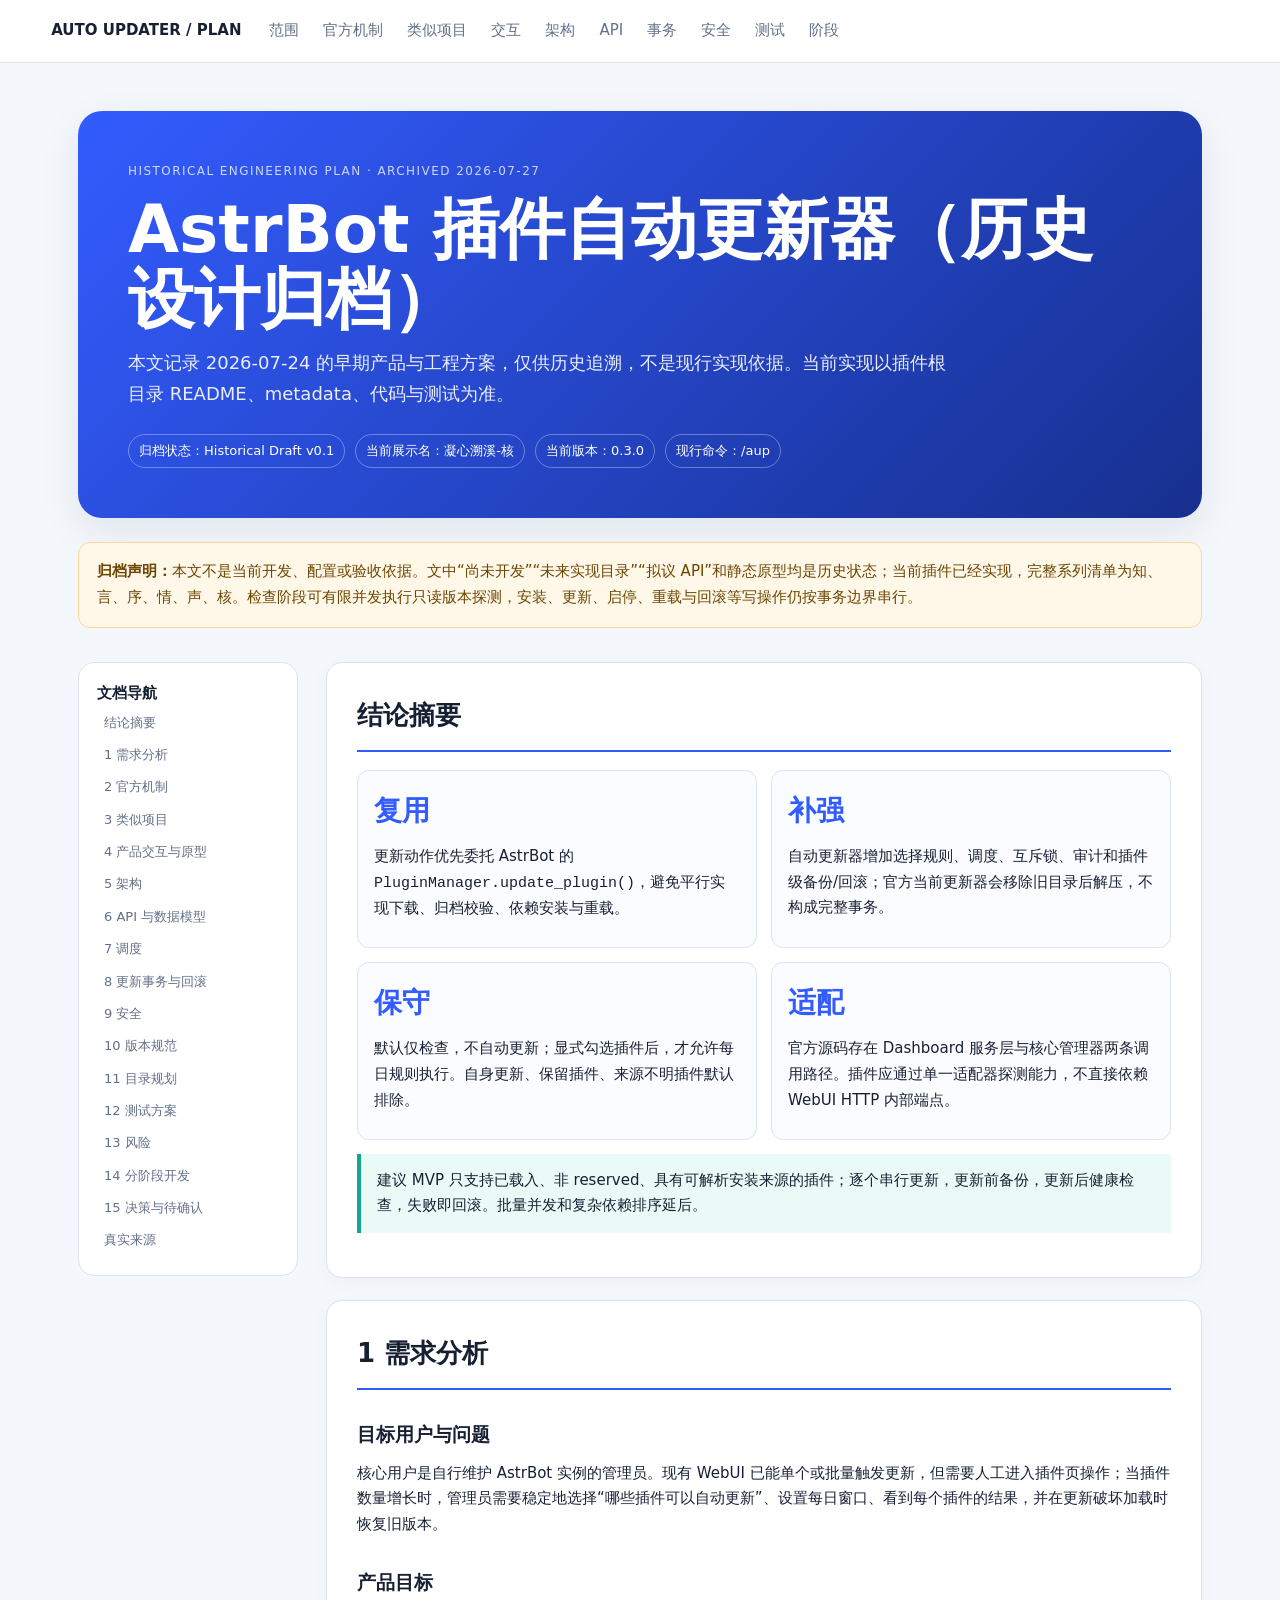
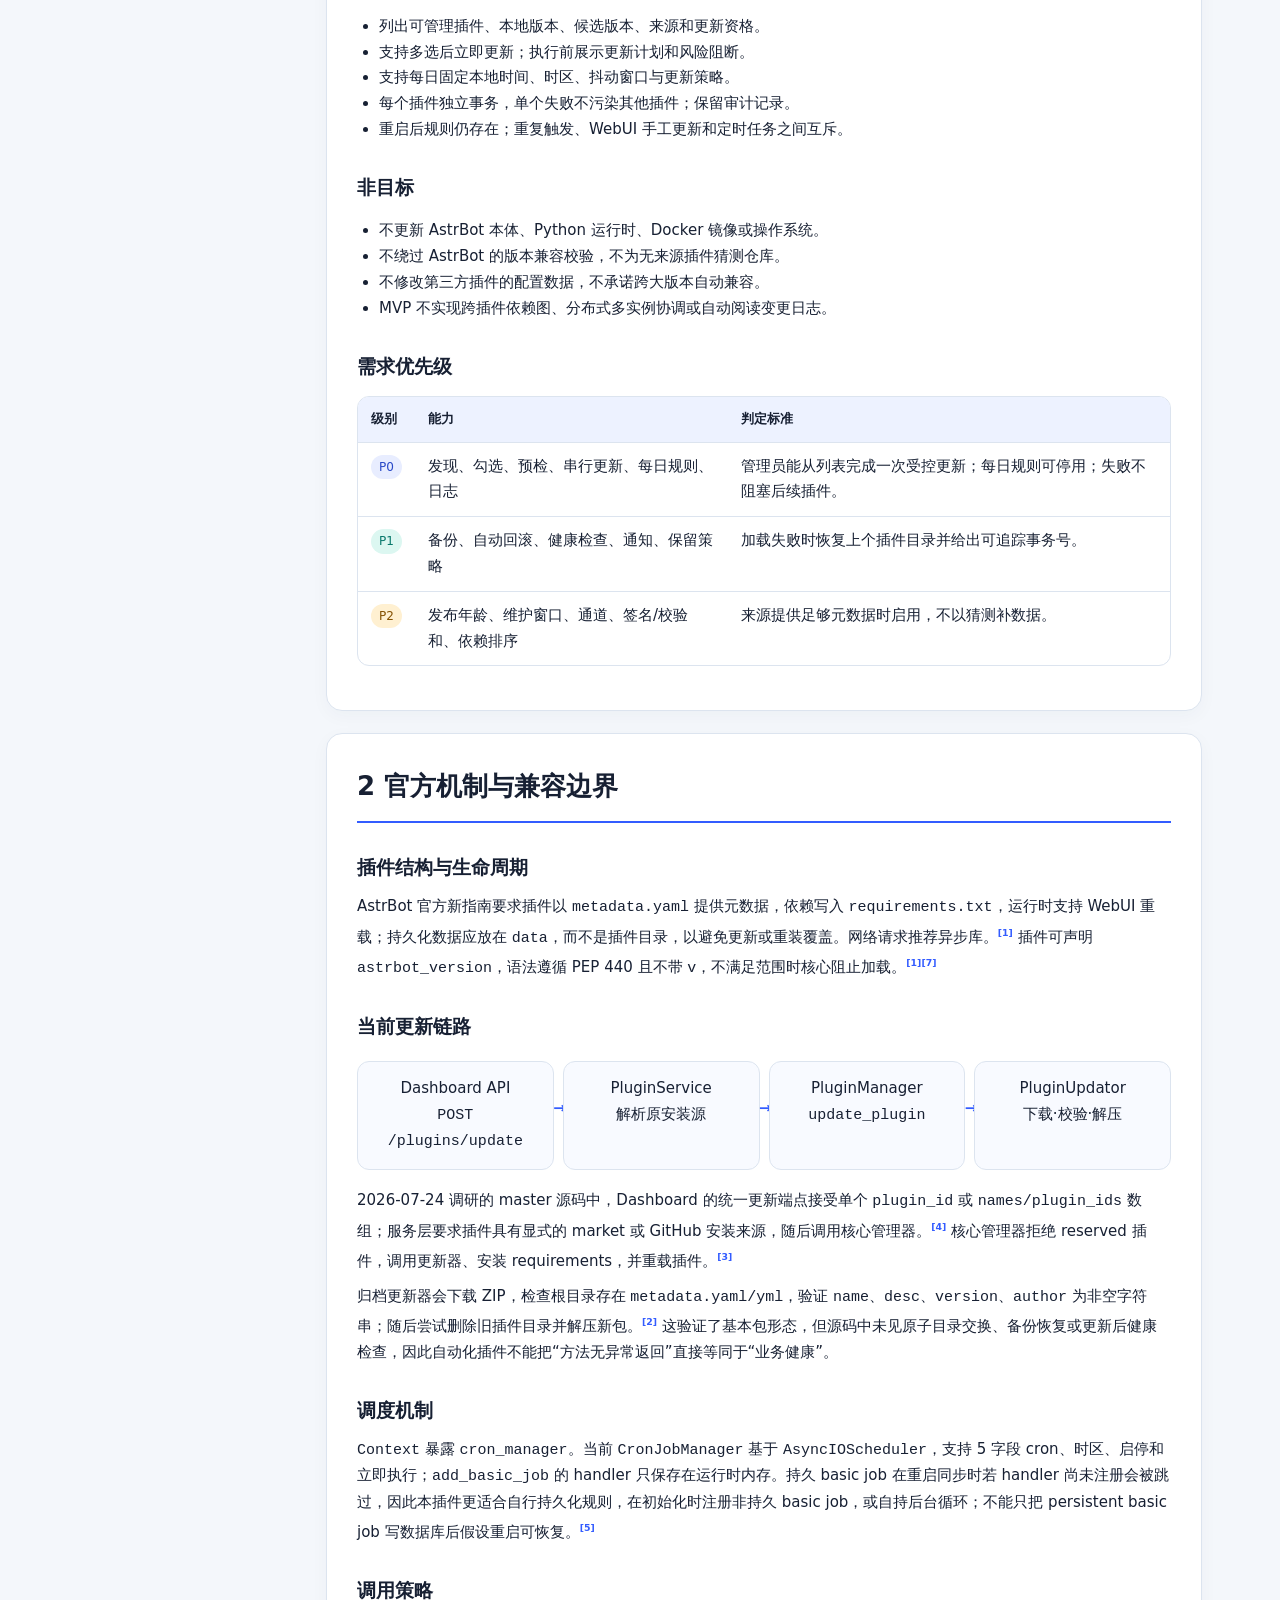
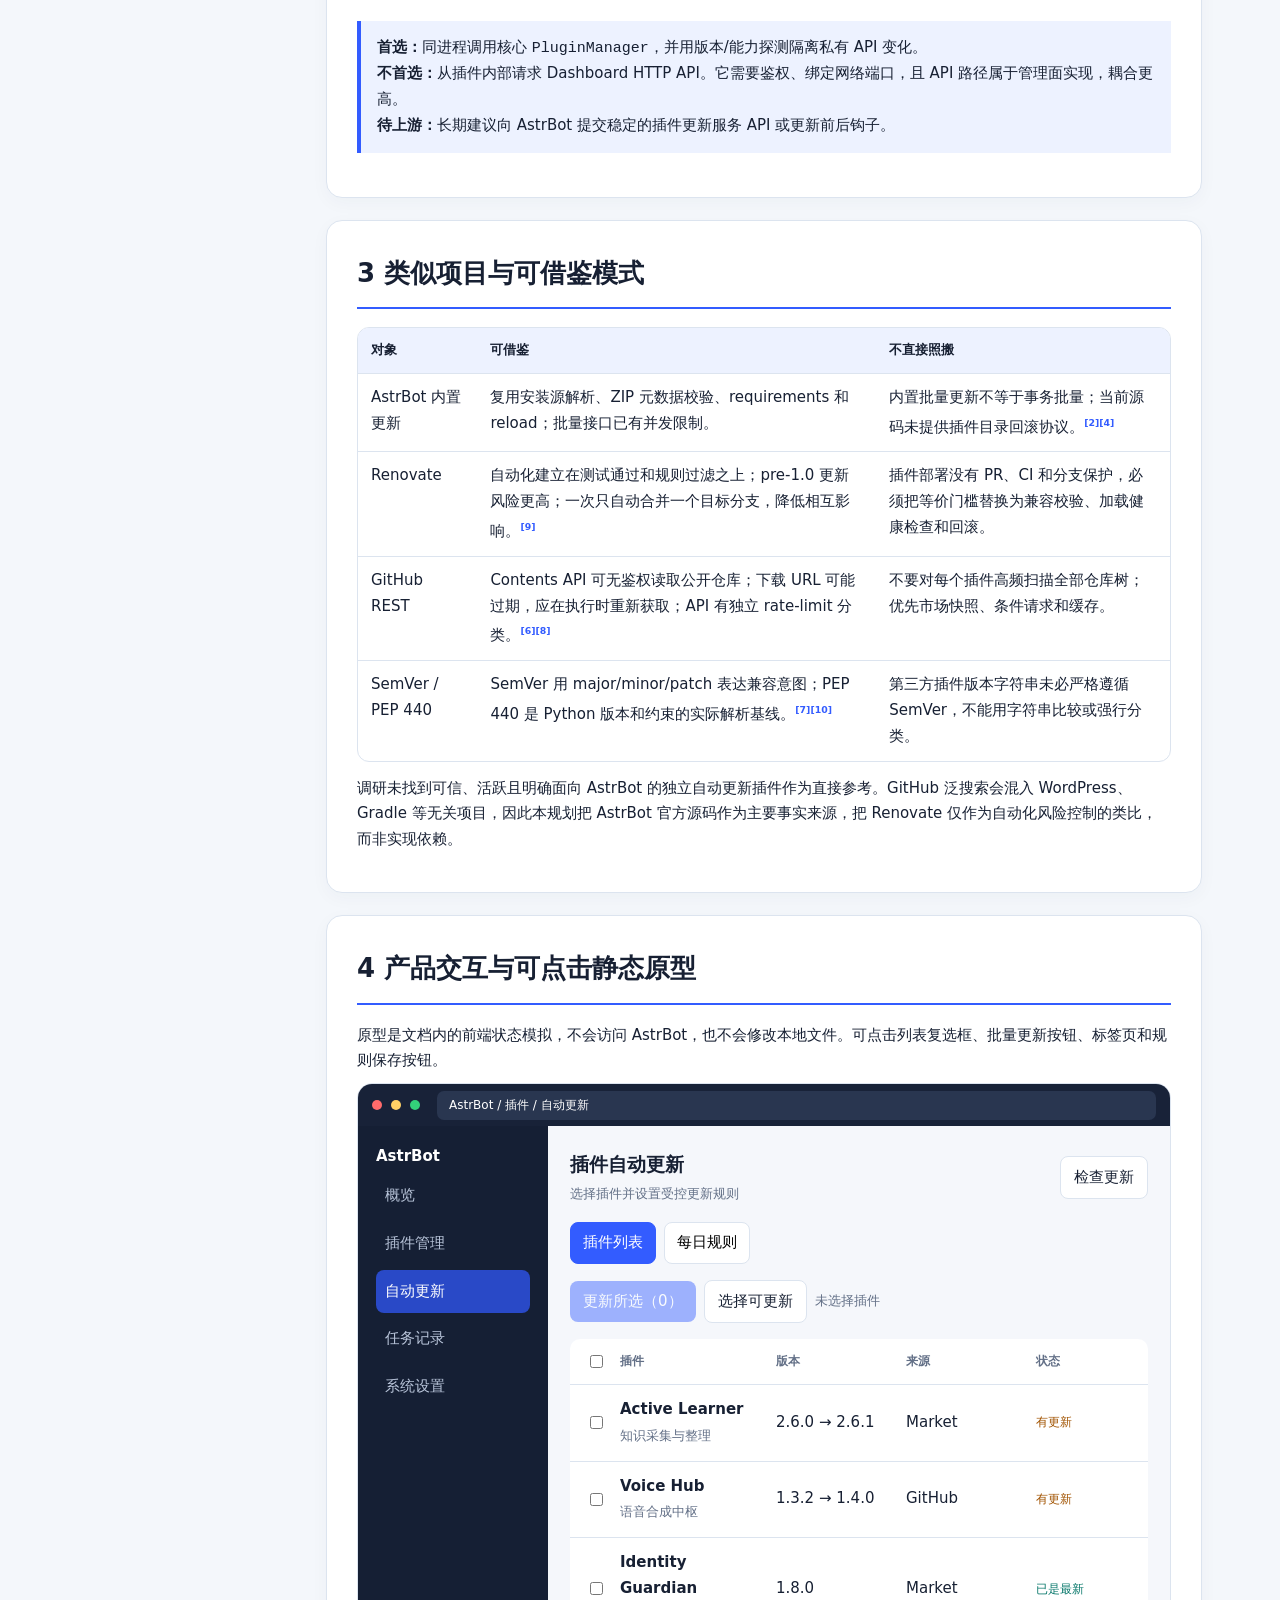
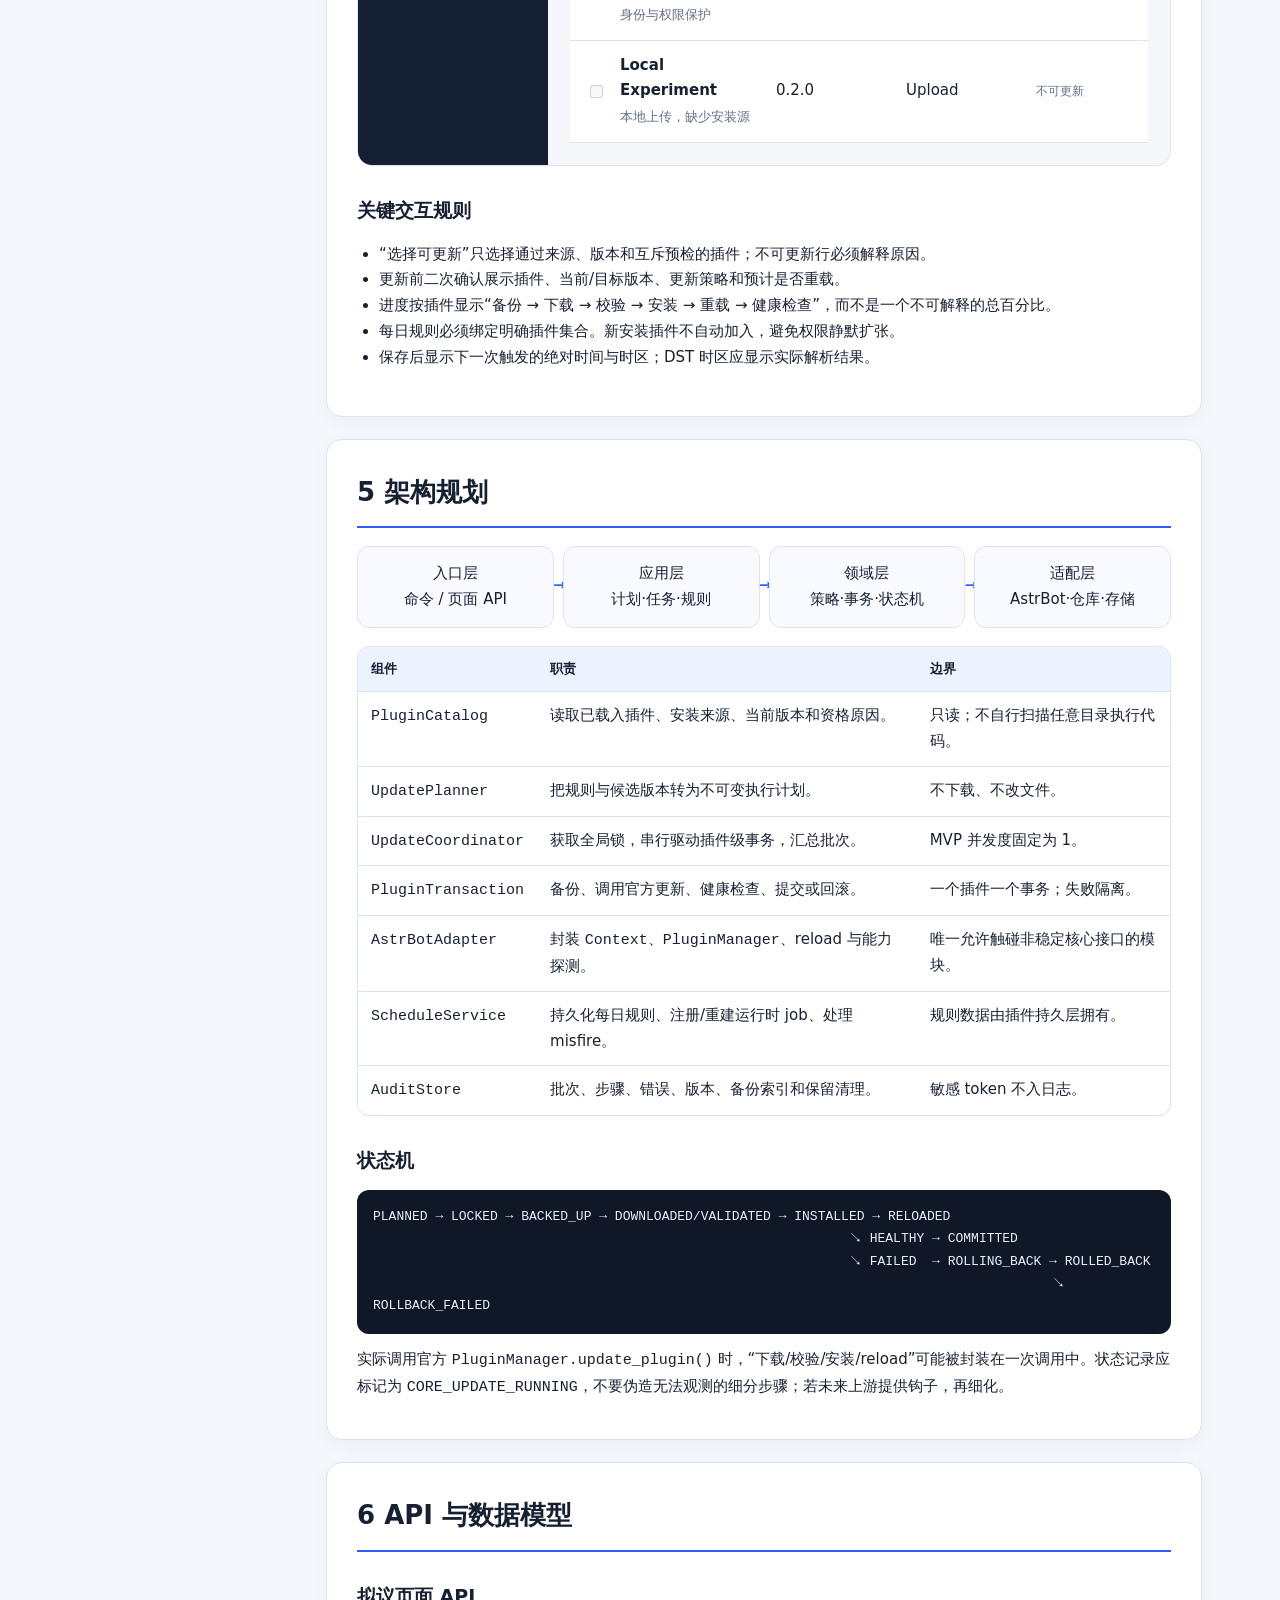
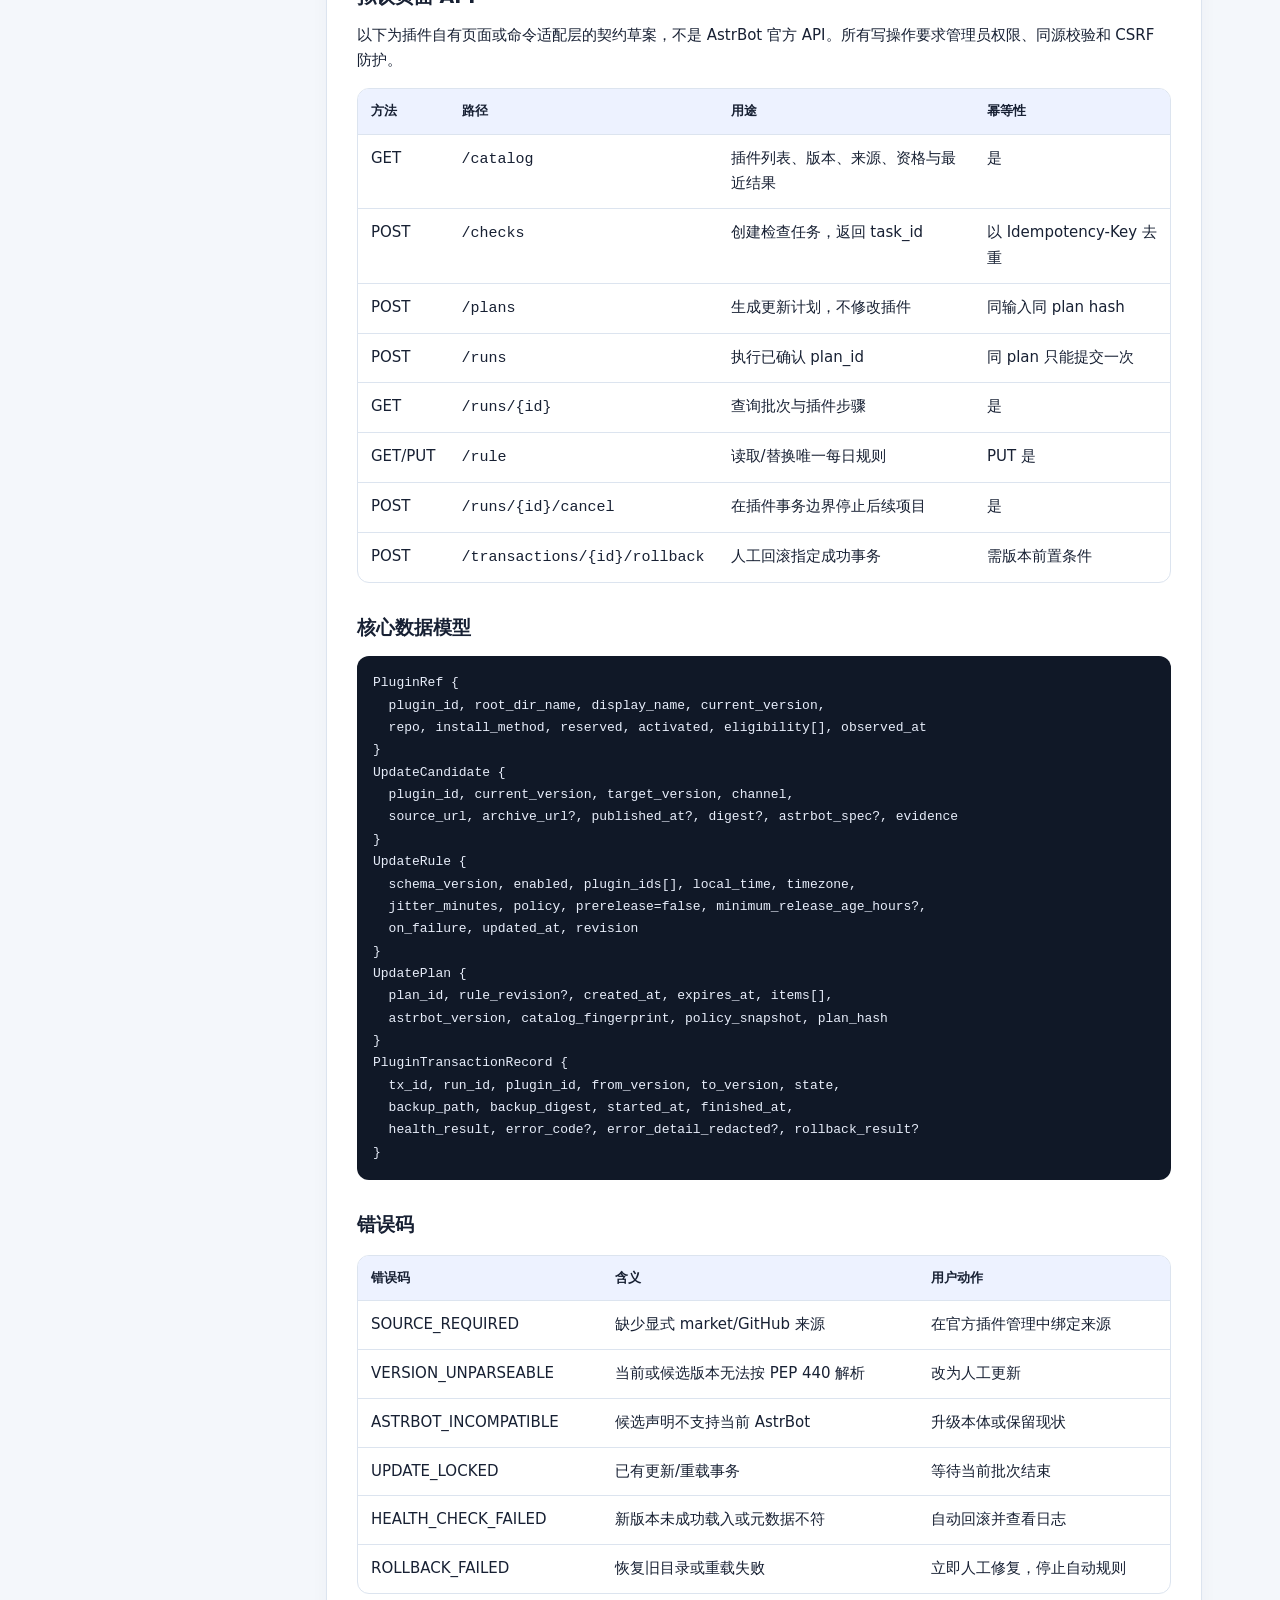
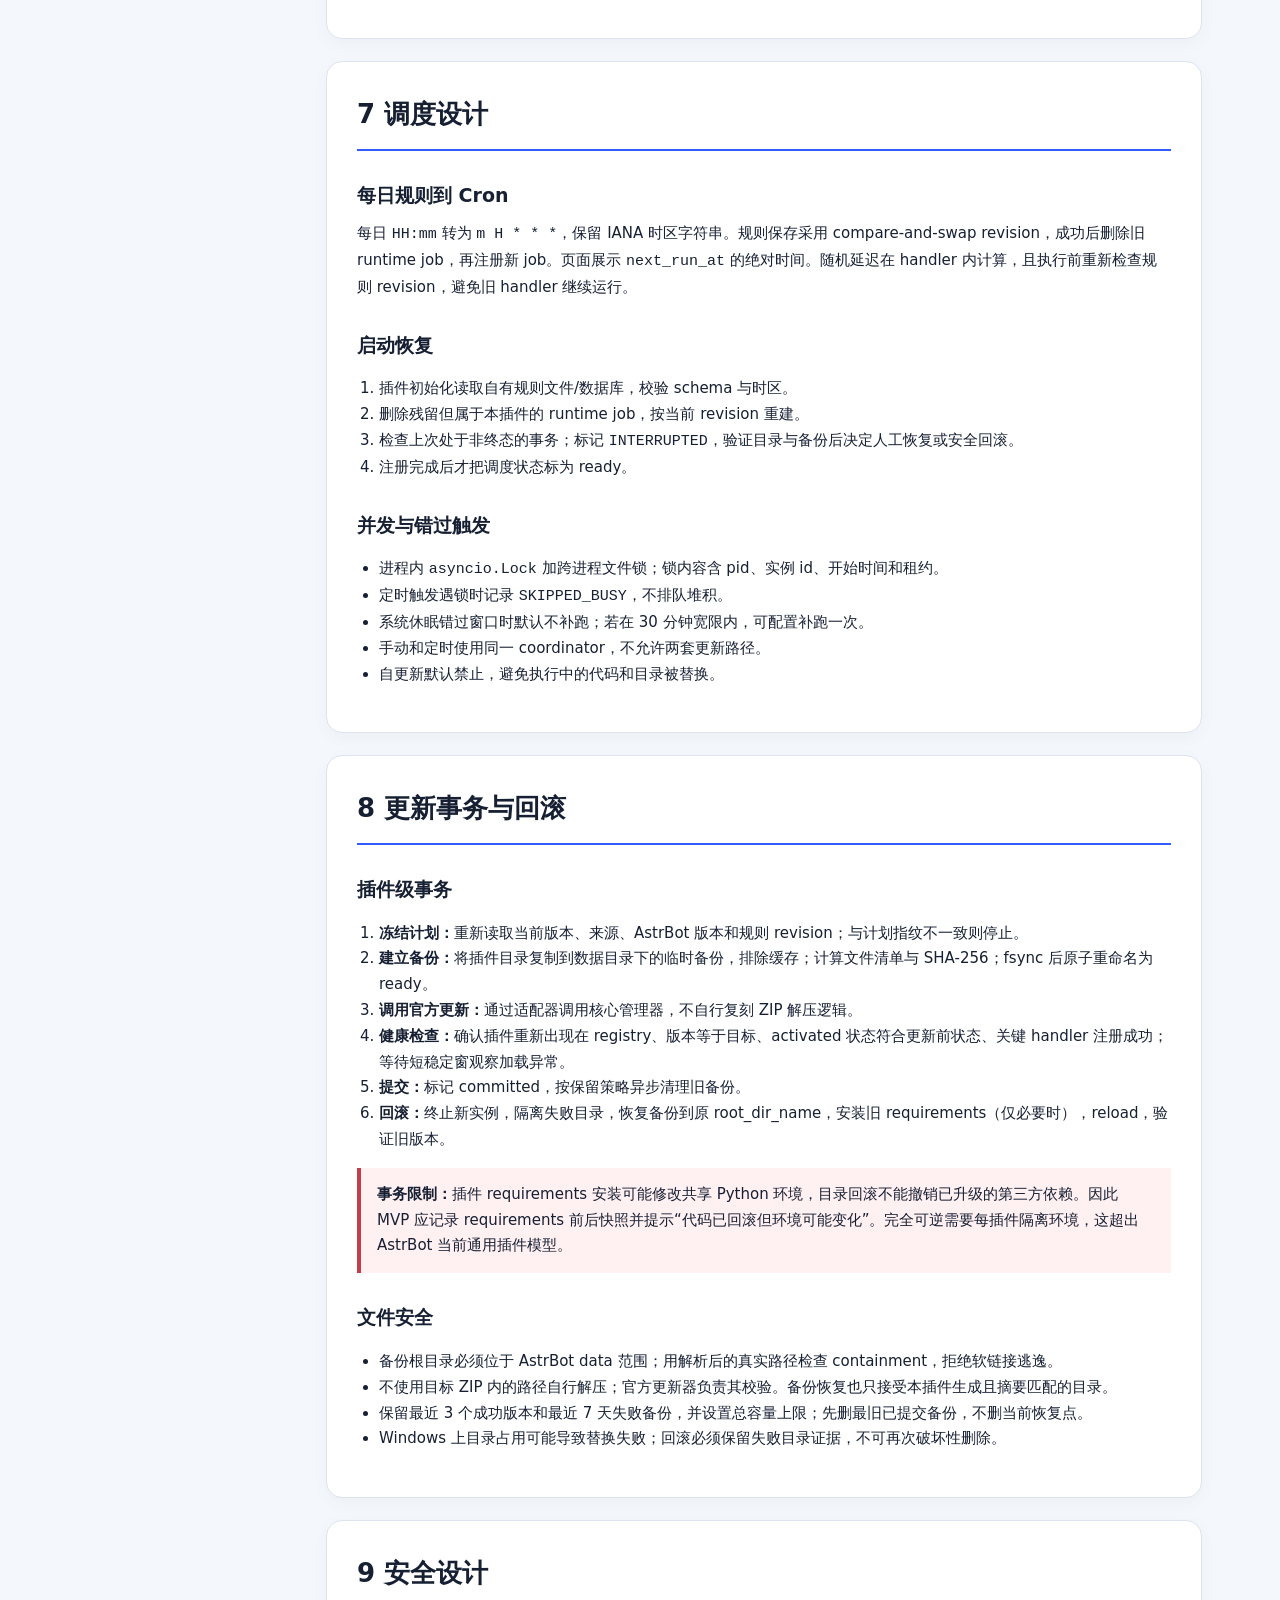
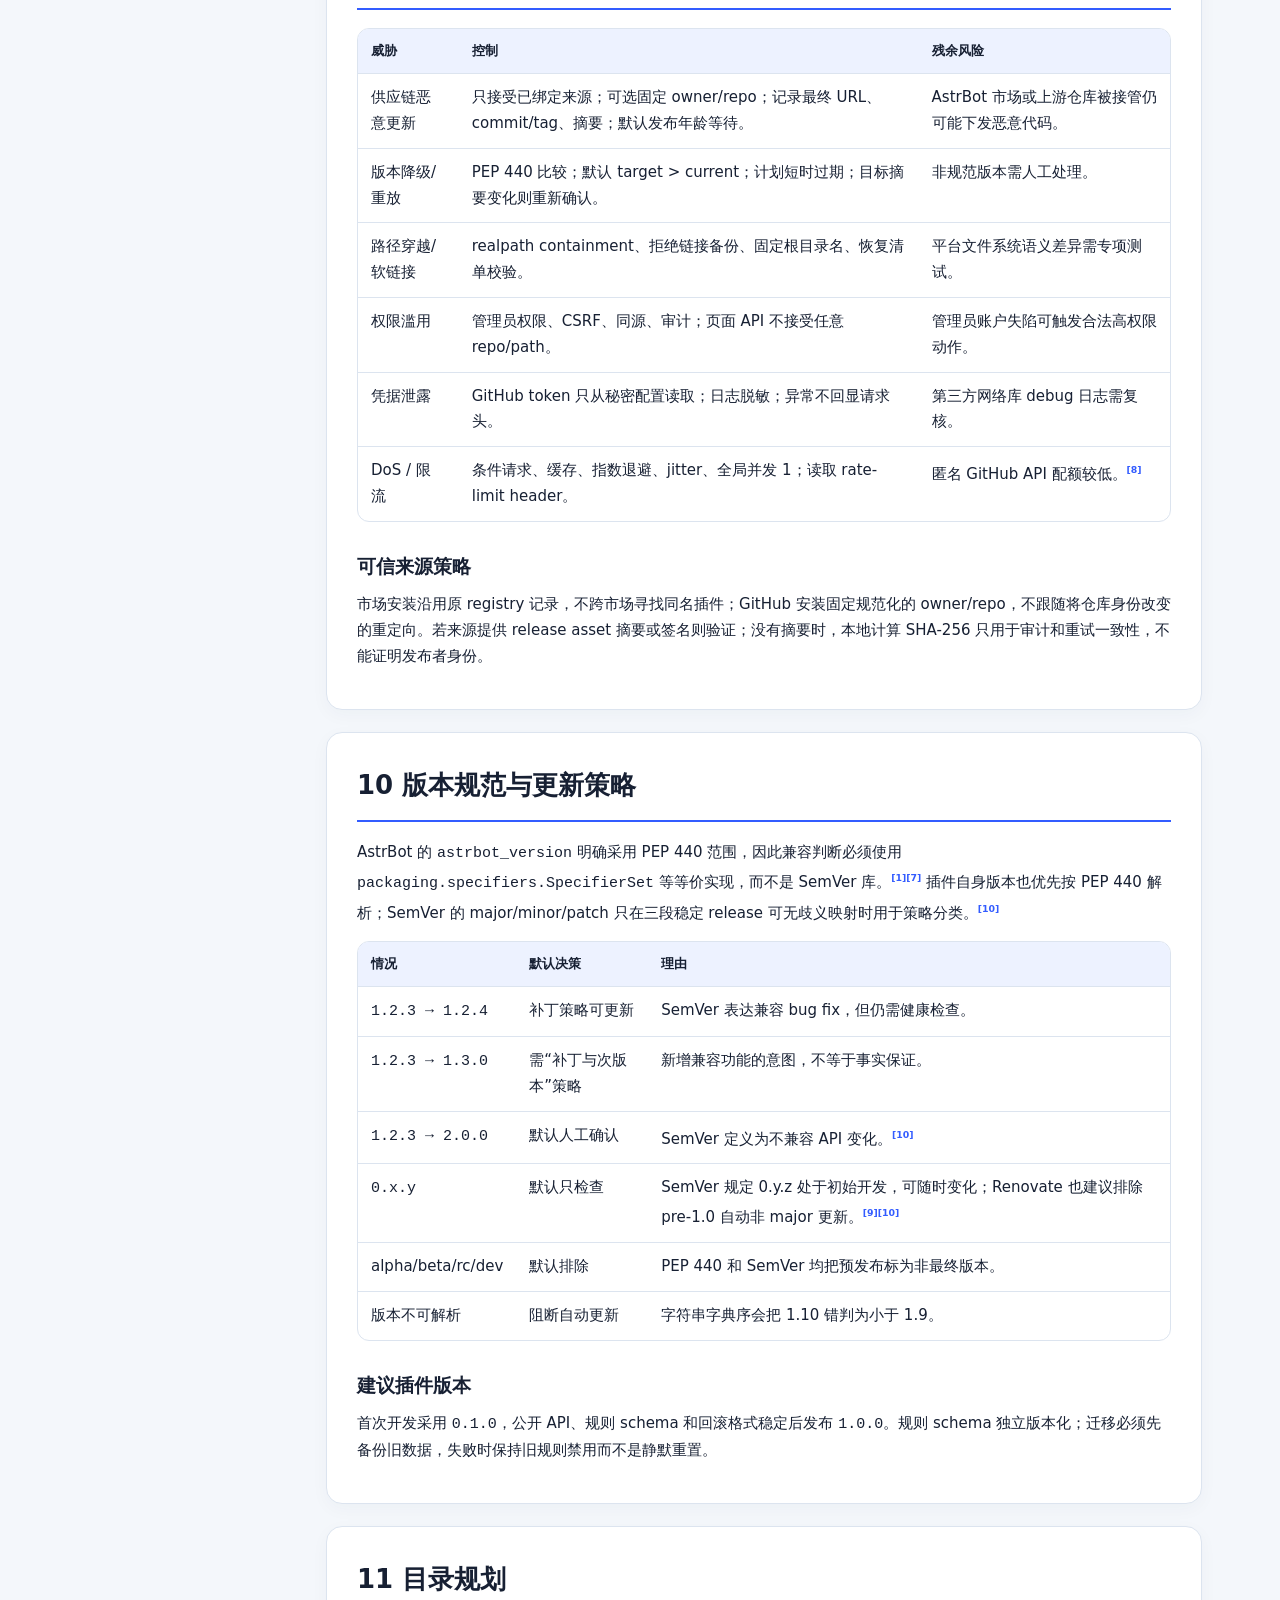
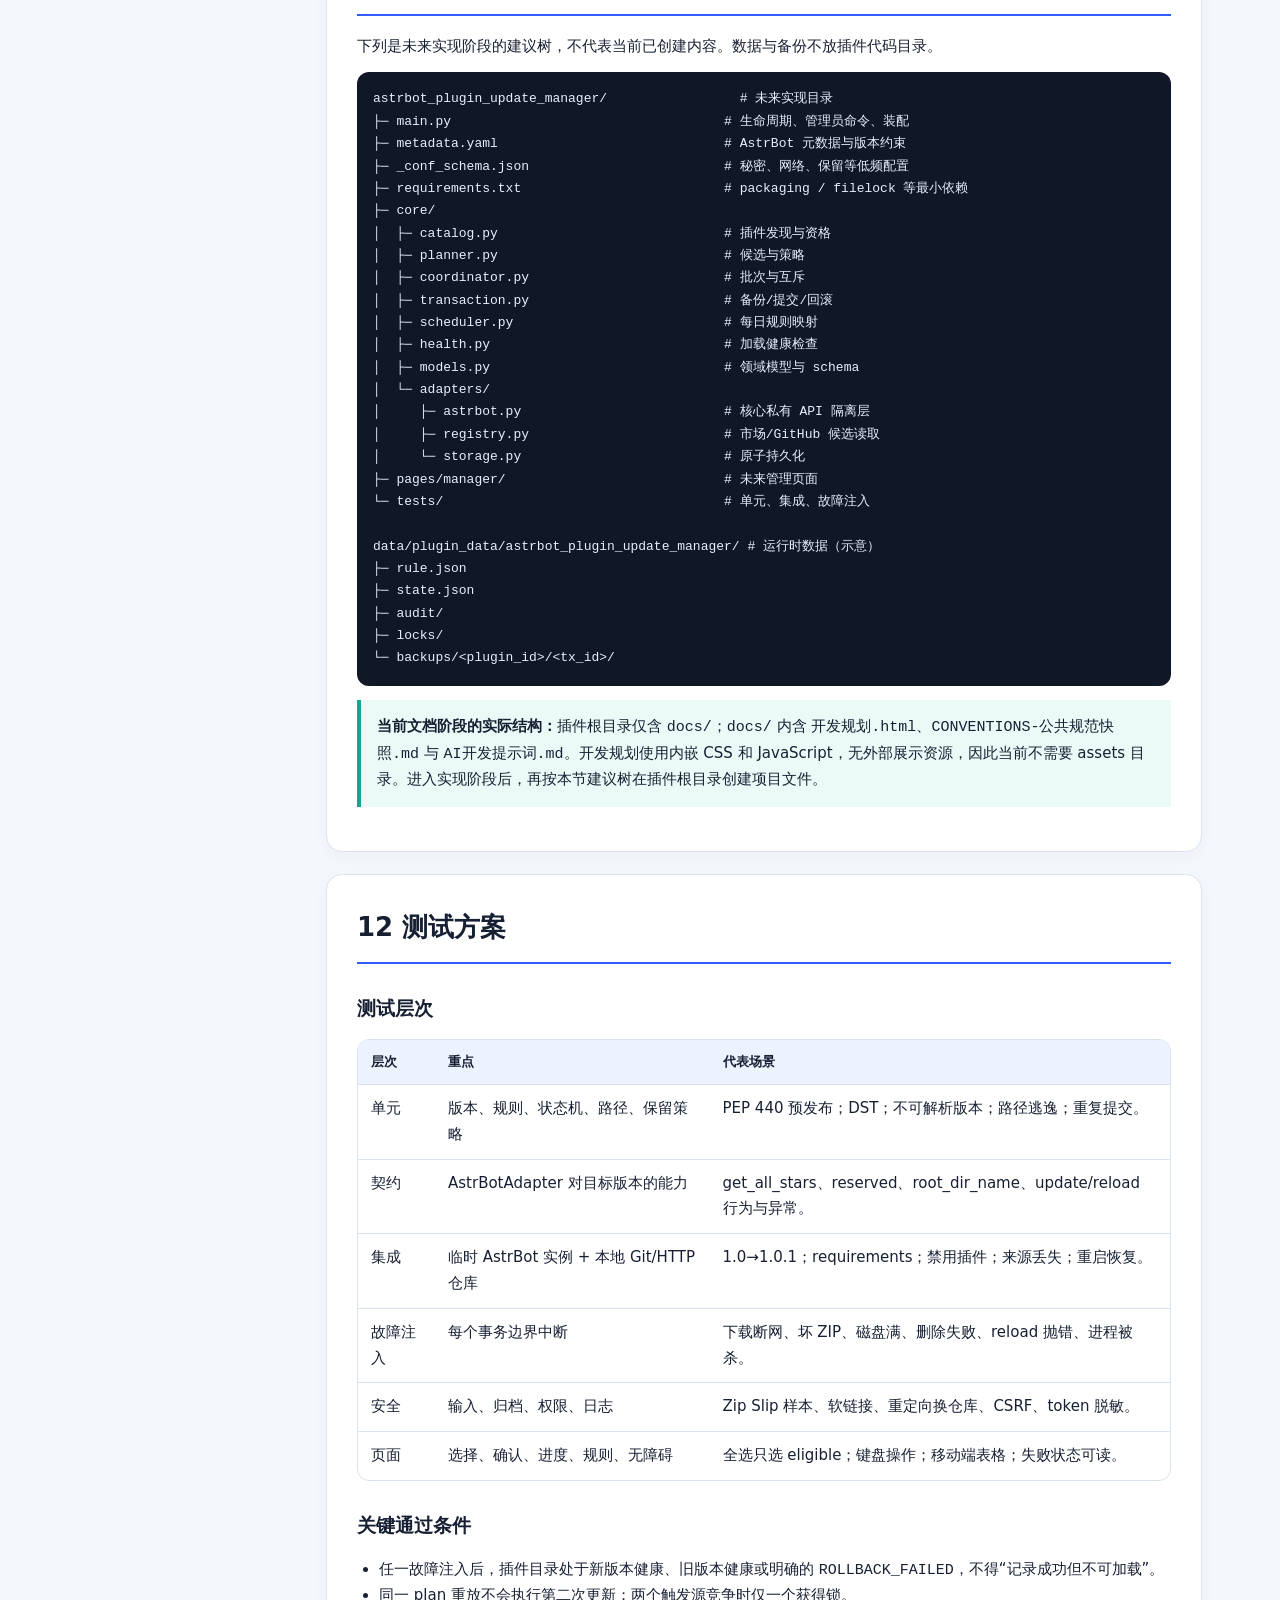
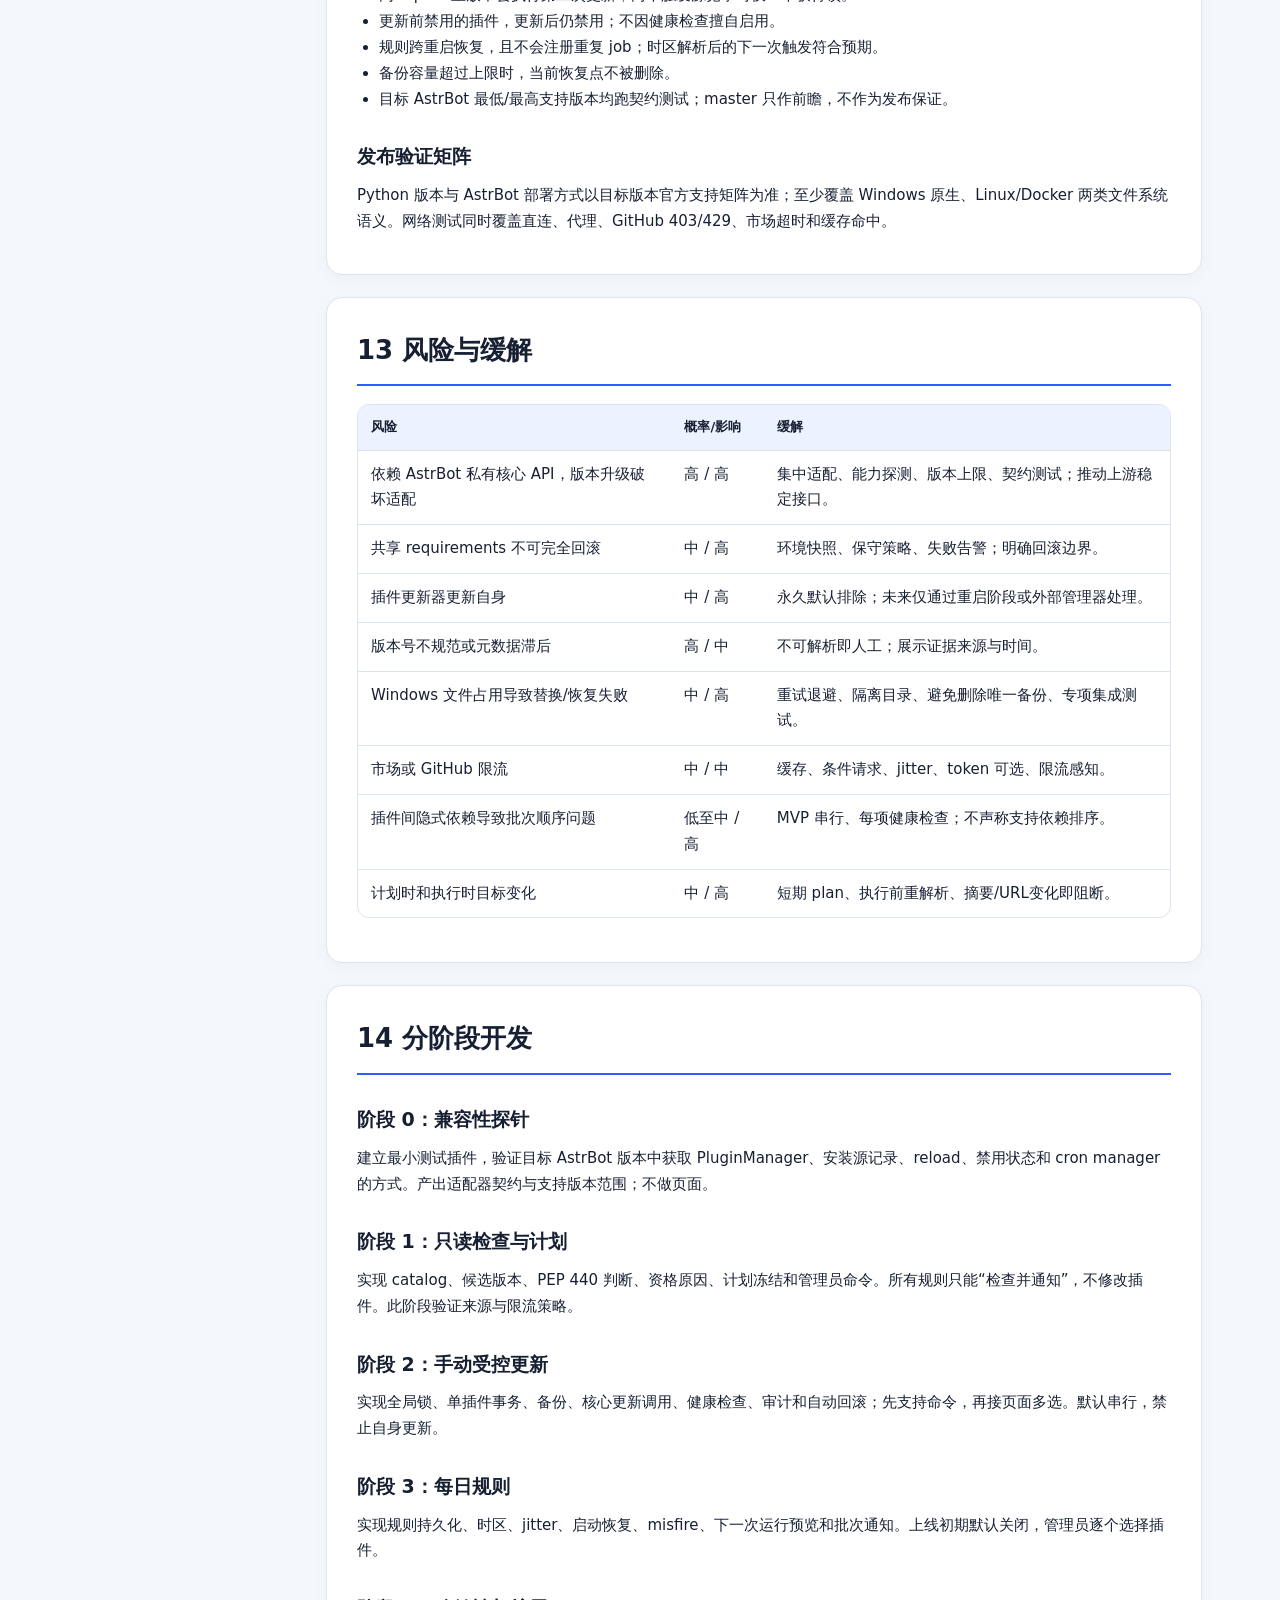
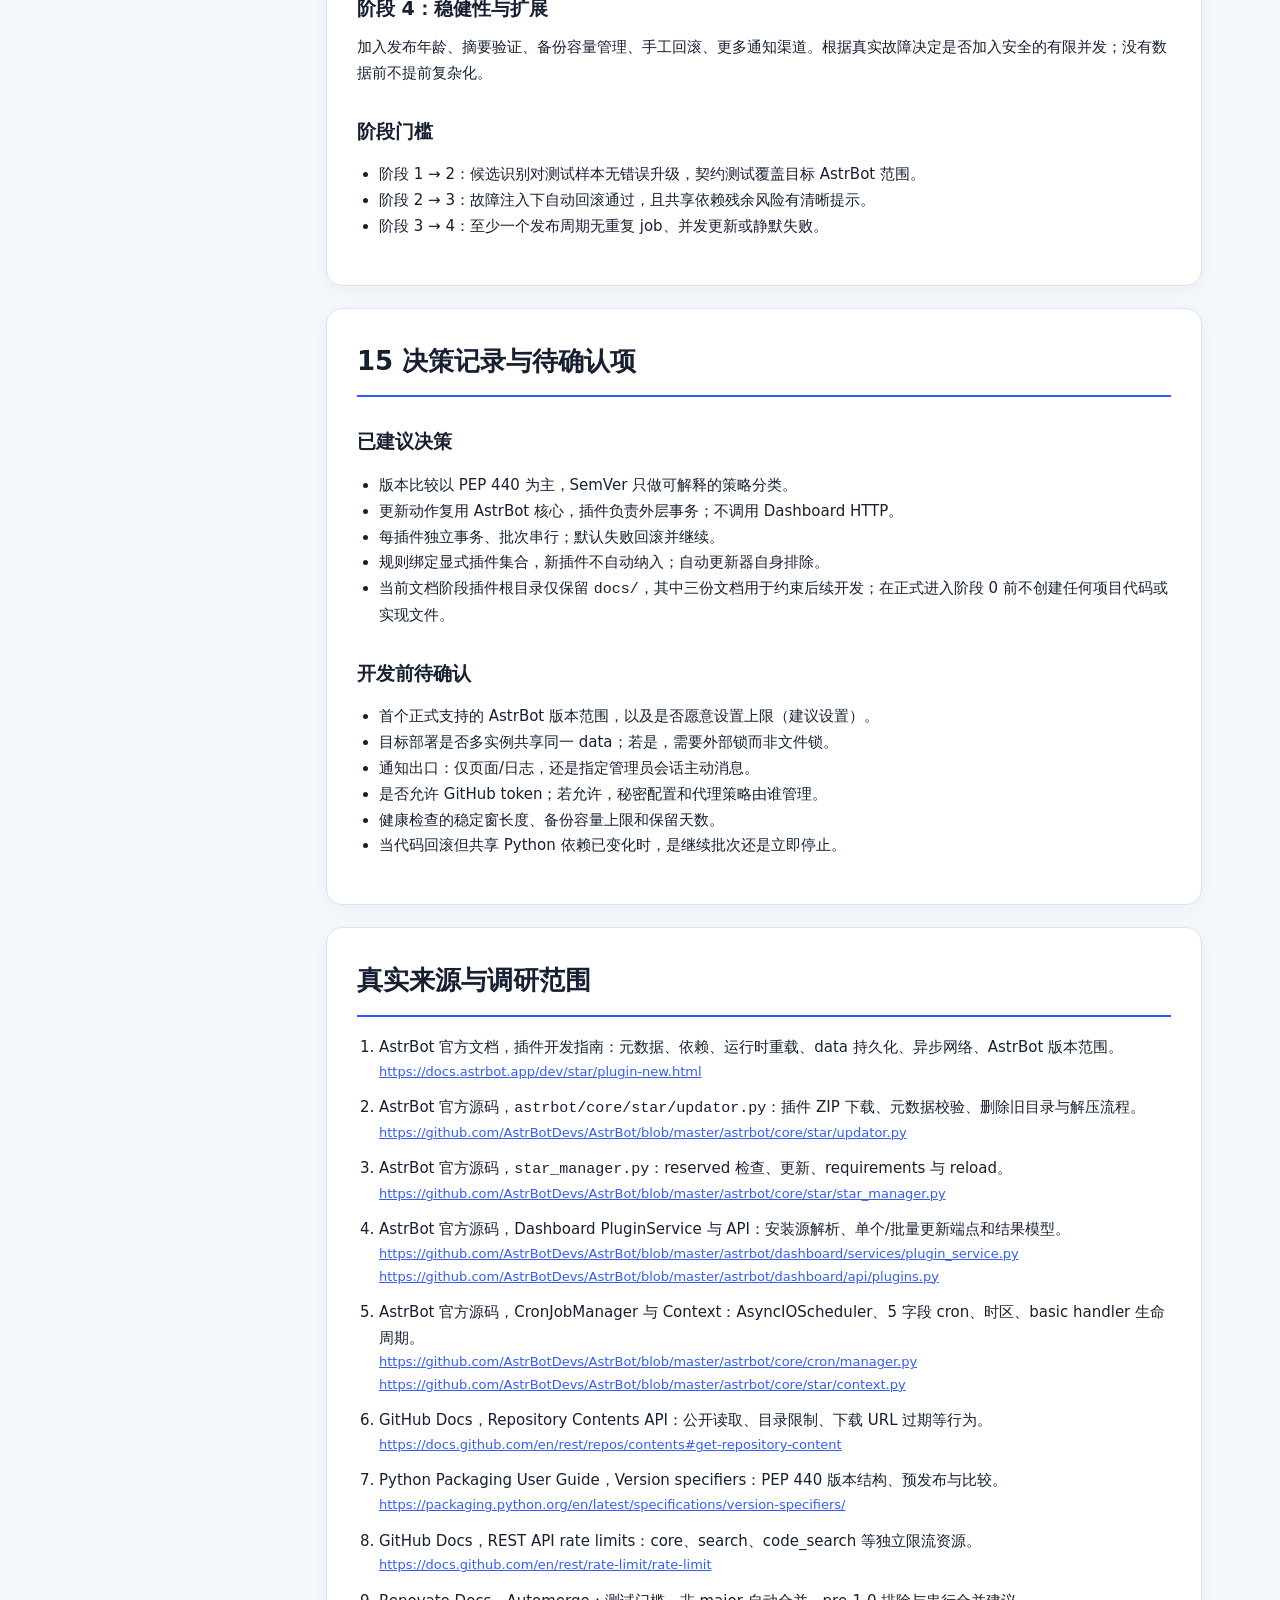
<file: docs/开发规划.html>
<!-- Generated by Trae Work -->
<!DOCTYPE html>
<html lang="zh-CN">
<head>
<meta charset="utf-8">
<meta name="viewport" content="width=device-width,initial-scale=1">
<title>AstrBot 插件自动更新器｜详细开发规划</title>
<style>
:root{--bg:#f4f7fb;--bg2:#ffffff;--ink:#172033;--muted:#637087;--rule:#dce4ef;--accent:#335cff;--accent2:#12a594;--danger:#c43d4b;--warn:#a86400;--code:#101827;--shadow:0 14px 40px rgba(34,55,95,.09);--radius:16px}
*{box-sizing:border-box}html{scroll-behavior:smooth}body{margin:0;background:var(--bg);color:var(--ink);font:15px/1.72 system-ui,-apple-system,"Segoe UI","Microsoft YaHei",sans-serif}a{color:var(--accent)}button,input,select{font:inherit}code,pre{font-family:Consolas,"SFMono-Regular",monospace}.top{position:sticky;top:0;z-index:20;background:rgba(255,255,255,.92);backdrop-filter:blur(12px);border-bottom:1px solid var(--rule);display:flex;align-items:center;gap:18px;padding:12px 4vw}.brand{font-weight:800}.top nav{display:flex;gap:4px;overflow:auto}.top nav a{white-space:nowrap;padding:6px 10px;border-radius:8px;text-decoration:none;color:var(--muted)}.top nav a:hover{background:var(--bg);color:var(--accent)}main{max-width:1180px;margin:auto;padding:48px 28px 80px}.hero{padding:50px;background:linear-gradient(135deg,var(--accent),#17308f);color:white;border-radius:24px;box-shadow:var(--shadow)}.eyebrow{font-size:12px;letter-spacing:.12em;text-transform:uppercase;opacity:.76}.hero h1{font-size:clamp(34px,6vw,66px);line-height:1.05;margin:14px 0}.hero p{max-width:820px;font-size:18px;opacity:.9}.meta,.chips{display:flex;flex-wrap:wrap;gap:10px;margin-top:24px}.chip{padding:5px 10px;border:1px solid rgba(255,255,255,.32);border-radius:999px;font-size:13px}.notice{margin:24px 0;padding:16px 18px;border:1px solid #fed79a;background:#fff8e8;border-radius:12px;color:#6d4500}.layout{display:grid;grid-template-columns:220px minmax(0,1fr);gap:28px;margin-top:34px}.toc{position:sticky;top:76px;align-self:start;background:var(--bg2);border:1px solid var(--rule);border-radius:var(--radius);padding:18px;max-height:calc(100vh - 96px);overflow:auto}.toc a{display:block;padding:5px 7px;text-decoration:none;color:var(--muted);font-size:13px;border-radius:6px}.toc a:hover{background:var(--bg);color:var(--accent)}article{min-width:0}section{scroll-margin-top:82px;background:var(--bg2);border:1px solid var(--rule);border-radius:var(--radius);padding:30px;margin-bottom:22px;box-shadow:0 5px 18px rgba(34,55,95,.035)}h2{font-size:26px;margin:0 0 18px;padding-bottom:12px;border-bottom:2px solid var(--accent)}h3{font-size:19px;margin:28px 0 10px}h4{font-size:16px;margin:20px 0 8px}p{margin:9px 0}strong{font-weight:750}ul,ol{padding-left:22px}.grid{display:grid;grid-template-columns:repeat(2,minmax(0,1fr));gap:14px}.card{border:1px solid var(--rule);border-radius:12px;padding:16px;background:#fbfcff}.card h3,.card h4{margin-top:0}.kpi{font-size:28px;font-weight:800;color:var(--accent)}.table-wrap{overflow:auto;max-height:600px;border:1px solid var(--rule);border-radius:12px;margin:14px 0}table{width:100%;border-collapse:collapse;min-width:720px}th,td{text-align:left;vertical-align:top;padding:11px 13px;border-bottom:1px solid var(--rule)}th{position:sticky;top:0;background:#edf2ff;font-size:13px}tr:last-child td{border-bottom:0}.tag{display:inline-block;padding:2px 8px;border-radius:999px;background:#e8edff;color:#2949c7;font-size:12px}.tag.green{background:#dcf7f1;color:#08786b}.tag.warn{background:#fff0d1;color:#845000}.tag.red{background:#ffe4e7;color:#a32131}.callout{border-left:4px solid var(--accent);background:#edf2ff;padding:14px 16px;margin:14px 0}.callout.danger{border-color:var(--danger);background:#fff0f1}.callout.good{border-color:var(--accent2);background:#eafaf7}pre{white-space:pre-wrap;overflow:auto;background:var(--code);color:#e8eefb;border-radius:12px;padding:16px;font-size:13px}.diagram{display:grid;grid-template-columns:repeat(4,1fr);gap:9px;margin:18px 0}.node{padding:14px 10px;text-align:center;border:1px solid var(--rule);border-radius:12px;background:#f8faff;position:relative}.node:not(:last-child):after{content:"→";position:absolute;right:-13px;top:32%;color:var(--accent);font-weight:800}.prototype{border:1px solid var(--rule);border-radius:15px;overflow:hidden;background:#eef2f7}.browserbar{height:42px;background:#182238;color:white;display:flex;align-items:center;padding:0 14px;gap:9px}.dot{width:10px;height:10px;border-radius:50%;background:#ff6b6b}.dot:nth-child(2){background:#ffd166}.dot:nth-child(3){background:#33d17a}.address{margin-left:8px;background:#293650;border-radius:7px;padding:4px 12px;font-size:12px;flex:1}.app{display:grid;grid-template-columns:190px 1fr;min-height:560px}.side{background:#151f34;color:#b9c5da;padding:18px}.side b{color:white}.side div{padding:9px;border-radius:8px;margin:4px 0}.side .active{background:#2949c7;color:white}.workspace{padding:22px;background:#f5f7fb}.apphead{display:flex;justify-content:space-between;align-items:center;gap:10px}.btn{border:0;border-radius:8px;padding:8px 13px;background:var(--accent);color:white;cursor:pointer}.btn.secondary{background:white;color:var(--ink);border:1px solid var(--rule)}.btn:disabled{opacity:.45;cursor:not-allowed}.toolbar{display:flex;gap:8px;align-items:center;flex-wrap:wrap;margin:16px 0}.plugin-row{display:grid;grid-template-columns:28px 1fr 120px 120px 100px;gap:10px;align-items:center;padding:12px;background:white;border-bottom:1px solid var(--rule)}.plugin-row.header{font-size:12px;color:var(--muted);font-weight:700;border-radius:10px 10px 0 0}.plugin-row:last-child{border-radius:0 0 10px 10px}.status{font-size:12px;color:var(--muted)}.status.ok{color:#08786b}.status.new{color:#a15300}.tabs{display:flex;gap:8px;margin:15px 0}.tab{border:1px solid var(--rule);background:white;padding:7px 12px;border-radius:8px;cursor:pointer}.tab.active{background:var(--accent);color:white;border-color:var(--accent)}.proto-pane{display:none}.proto-pane.active{display:block}.form-grid{display:grid;grid-template-columns:1fr 1fr;gap:12px}.field label{display:block;font-size:12px;color:var(--muted);margin-bottom:5px}.field input,.field select{width:100%;padding:9px;border:1px solid var(--rule);border-radius:8px;background:white}.rule-card{background:white;border:1px solid var(--rule);border-radius:12px;padding:18px}.summary{margin-top:14px;padding:12px;background:#eafaf7;color:#086b60;border-radius:9px}.progress{height:8px;background:#dfe5ef;border-radius:999px;overflow:hidden;margin:10px 0}.progress i{display:block;height:100%;width:0;background:var(--accent);transition:width .25s}.toast{position:fixed;right:24px;bottom:24px;z-index:40;background:#132035;color:white;padding:12px 16px;border-radius:10px;box-shadow:var(--shadow);opacity:0;transform:translateY(10px);pointer-events:none;transition:.2s}.toast.show{opacity:1;transform:none}.source-list li{margin-bottom:12px}.src-url{display:block;word-break:break-all;font-size:13px}.small{font-size:13px;color:var(--muted)}sup a{text-decoration:none;font-size:.75em;font-weight:700}footer{max-width:1180px;margin:auto;padding:0 28px 60px;color:var(--muted)}
@media(max-width:900px){.layout{grid-template-columns:1fr}.toc{position:static;max-height:none}.grid,.form-grid{grid-template-columns:1fr}.diagram{grid-template-columns:1fr}.node:not(:last-child):after{content:"↓";right:50%;top:auto;bottom:-16px}.app{grid-template-columns:1fr}.side{display:none}.plugin-row{grid-template-columns:28px 1fr 90px}.plugin-row>*:nth-child(4),.plugin-row>*:nth-child(5){display:none}}
@media(max-width:600px){main{padding:24px 12px}.hero{padding:30px 22px}section{padding:20px}.top{padding:10px 12px}.brand{display:none}.plugin-row{grid-template-columns:26px 1fr}.plugin-row>*:nth-child(3){display:none}.workspace{padding:13px}}
@media print{.top,.toc,.prototype,.toast{display:none!important}.layout{display:block}body{background:white}section{box-shadow:none;break-inside:avoid}.hero{background:white;color:var(--ink);border:2px solid var(--ink)}}
</style>
</head>
<body>
<header class="top"><div class="brand">AUTO UPDATER / PLAN</div><nav><a href="#scope">范围</a><a href="#official">官方机制</a><a href="#research">类似项目</a><a href="#ux">交互</a><a href="#architecture">架构</a><a href="#api">API</a><a href="#transaction">事务</a><a href="#security">安全</a><a href="#tests">测试</a><a href="#phases">阶段</a></nav></header>
<main>
<header class="hero"><div class="eyebrow">Historical engineering plan · archived 2026-07-27</div><h1>AstrBot 插件自动更新器（历史设计归档）</h1><p>本文记录 2026-07-24 的早期产品与工程方案，仅供历史追溯，不是现行实现依据。当前实现以插件根目录 README、metadata、代码与测试为准。</p><div class="meta"><span class="chip">归档状态：Historical Draft v0.1</span><span class="chip">当前展示名：凝心溯溪-核</span><span class="chip">当前版本：0.3.0</span><span class="chip">现行命令：/aup</span></div></header>
<div class="notice"><strong>归档声明：</strong>本文不是当前开发、配置或验收依据。文中“尚未开发”“未来实现目录”“拟议 API”和静态原型均是历史状态；当前插件已经实现，完整系列清单为知、言、序、情、声、核。检查阶段可有限并发执行只读版本探测，安装、更新、启停、重载与回滚等写操作仍按事务边界串行。</div>
<div class="layout">
<aside class="toc"><strong>文档导航</strong><a href="#summary">结论摘要</a><a href="#scope">1 需求分析</a><a href="#official">2 官方机制</a><a href="#research">3 类似项目</a><a href="#ux">4 产品交互与原型</a><a href="#architecture">5 架构</a><a href="#api">6 API 与数据模型</a><a href="#schedule">7 调度</a><a href="#transaction">8 更新事务与回滚</a><a href="#security">9 安全</a><a href="#version">10 版本规范</a><a href="#directory">11 目录规划</a><a href="#tests">12 测试方案</a><a href="#risks">13 风险</a><a href="#phases">14 分阶段开发</a><a href="#decisions">15 决策与待确认</a><a href="#sources">真实来源</a></aside>
<article>
<section id="summary"><h2>结论摘要</h2><div class="grid"><div class="card"><div class="kpi">复用</div><p>更新动作优先委托 AstrBot 的 <code>PluginManager.update_plugin()</code>，避免平行实现下载、归档校验、依赖安装与重载。</p></div><div class="card"><div class="kpi">补强</div><p>自动更新器增加选择规则、调度、互斥锁、审计和插件级备份/回滚；官方当前更新器会移除旧目录后解压，不构成完整事务。</p></div><div class="card"><div class="kpi">保守</div><p>默认仅检查，不自动更新；显式勾选插件后，才允许每日规则执行。自身更新、保留插件、来源不明插件默认排除。</p></div><div class="card"><div class="kpi">适配</div><p>官方源码存在 Dashboard 服务层与核心管理器两条调用路径。插件应通过单一适配器探测能力，不直接依赖 WebUI HTTP 内部端点。</p></div></div><div class="callout good">建议 MVP 只支持已载入、非 reserved、具有可解析安装来源的插件；逐个串行更新，更新前备份，更新后健康检查，失败即回滚。批量并发和复杂依赖排序延后。</div></section>
<section id="scope"><h2>1 需求分析</h2><h3>目标用户与问题</h3><p>核心用户是自行维护 AstrBot 实例的管理员。现有 WebUI 已能单个或批量触发更新，但需要人工进入插件页操作；当插件数量增长时，管理员需要稳定地选择“哪些插件可以自动更新”、设置每日窗口、看到每个插件的结果，并在更新破坏加载时恢复旧版本。</p><h3>产品目标</h3><ul><li>列出可管理插件、本地版本、候选版本、来源和更新资格。</li><li>支持多选后立即更新；执行前展示更新计划和风险阻断。</li><li>支持每日固定本地时间、时区、抖动窗口与更新策略。</li><li>每个插件独立事务，单个失败不污染其他插件；保留审计记录。</li><li>重启后规则仍存在；重复触发、WebUI 手工更新和定时任务之间互斥。</li></ul><h3>非目标</h3><ul><li>不更新 AstrBot 本体、Python 运行时、Docker 镜像或操作系统。</li><li>不绕过 AstrBot 的版本兼容校验，不为无来源插件猜测仓库。</li><li>不修改第三方插件的配置数据，不承诺跨大版本自动兼容。</li><li>MVP 不实现跨插件依赖图、分布式多实例协调或自动阅读变更日志。</li></ul><h3>需求优先级</h3><div class="table-wrap"><table><thead><tr><th>级别</th><th>能力</th><th>判定标准</th></tr></thead><tbody><tr><td><span class="tag">P0</span></td><td>发现、勾选、预检、串行更新、每日规则、日志</td><td>管理员能从列表完成一次受控更新；每日规则可停用；失败不阻塞后续插件。</td></tr><tr><td><span class="tag green">P1</span></td><td>备份、自动回滚、健康检查、通知、保留策略</td><td>加载失败时恢复上个插件目录并给出可追踪事务号。</td></tr><tr><td><span class="tag warn">P2</span></td><td>发布年龄、维护窗口、通道、签名/校验和、依赖排序</td><td>来源提供足够元数据时启用，不以猜测补数据。</td></tr></tbody></table></div></section>
<section id="official"><h2>2 官方机制与兼容边界</h2><h3>插件结构与生命周期</h3><p>AstrBot 官方新指南要求插件以 <code>metadata.yaml</code> 提供元数据，依赖写入 <code>requirements.txt</code>，运行时支持 WebUI 重载；持久化数据应放在 <code>data</code>，而不是插件目录，以避免更新或重装覆盖。网络请求推荐异步库。<sup><a href="#cite-1">[1]</a></sup> 插件可声明 <code>astrbot_version</code>，语法遵循 PEP 440 且不带 <code>v</code>，不满足范围时核心阻止加载。<sup><a href="#cite-1">[1]</a></sup><sup><a href="#cite-7">[7]</a></sup></p><h3>当前更新链路</h3><div class="diagram"><div class="node">Dashboard API<br><code>POST /plugins/update</code></div><div class="node">PluginService<br>解析原安装源</div><div class="node">PluginManager<br><code>update_plugin</code></div><div class="node">PluginUpdator<br>下载·校验·解压</div></div><p>2026-07-24 调研的 master 源码中，Dashboard 的统一更新端点接受单个 <code>plugin_id</code> 或 <code>names/plugin_ids</code> 数组；服务层要求插件具有显式的 market 或 GitHub 安装来源，随后调用核心管理器。<sup><a href="#cite-4">[4]</a></sup> 核心管理器拒绝 reserved 插件，调用更新器、安装 requirements，并重载插件。<sup><a href="#cite-3">[3]</a></sup></p><p>归档更新器会下载 ZIP，检查根目录存在 <code>metadata.yaml/yml</code>，验证 <code>name、desc、version、author</code> 为非空字符串；随后尝试删除旧插件目录并解压新包。<sup><a href="#cite-2">[2]</a></sup> 这验证了基本包形态，但源码中未见原子目录交换、备份恢复或更新后健康检查，因此自动化插件不能把“方法无异常返回”直接等同于“业务健康”。</p><h3>调度机制</h3><p><code>Context</code> 暴露 <code>cron_manager</code>。当前 <code>CronJobManager</code> 基于 <code>AsyncIOScheduler</code>，支持 5 字段 cron、时区、启停和立即执行；<code>add_basic_job</code> 的 handler 只保存在运行时内存。持久 basic job 在重启同步时若 handler 尚未注册会被跳过，因此本插件更适合自行持久化规则，在初始化时注册非持久 basic job，或自持后台循环；不能只把 persistent basic job 写数据库后假设重启可恢复。<sup><a href="#cite-5">[5]</a></sup></p><h3>调用策略</h3><div class="callout"><strong>首选：</strong>同进程调用核心 <code>PluginManager</code>，并用版本/能力探测隔离私有 API 变化。<br><strong>不首选：</strong>从插件内部请求 Dashboard HTTP API。它需要鉴权、绑定网络端口，且 API 路径属于管理面实现，耦合更高。<br><strong>待上游：</strong>长期建议向 AstrBot 提交稳定的插件更新服务 API 或更新前后钩子。</div></section>
<section id="research"><h2>3 类似项目与可借鉴模式</h2><div class="table-wrap"><table><thead><tr><th>对象</th><th>可借鉴</th><th>不直接照搬</th></tr></thead><tbody><tr><td>AstrBot 内置更新</td><td>复用安装源解析、ZIP 元数据校验、requirements 和 reload；批量接口已有并发限制。</td><td>内置批量更新不等于事务批量；当前源码未提供插件目录回滚协议。<sup><a href="#cite-2">[2]</a></sup><sup><a href="#cite-4">[4]</a></sup></td></tr><tr><td>Renovate</td><td>自动化建立在测试通过和规则过滤之上；pre-1.0 更新风险更高；一次只自动合并一个目标分支，降低相互影响。<sup><a href="#cite-9">[9]</a></sup></td><td>插件部署没有 PR、CI 和分支保护，必须把等价门槛替换为兼容校验、加载健康检查和回滚。</td></tr><tr><td>GitHub REST</td><td>Contents API 可无鉴权读取公开仓库；下载 URL 可能过期，应在执行时重新获取；API 有独立 rate-limit 分类。<sup><a href="#cite-6">[6]</a></sup><sup><a href="#cite-8">[8]</a></sup></td><td>不要对每个插件高频扫描全部仓库树；优先市场快照、条件请求和缓存。</td></tr><tr><td>SemVer / PEP 440</td><td>SemVer 用 major/minor/patch 表达兼容意图；PEP 440 是 Python 版本和约束的实际解析基线。<sup><a href="#cite-7">[7]</a></sup><sup><a href="#cite-10">[10]</a></sup></td><td>第三方插件版本字符串未必严格遵循 SemVer，不能用字符串比较或强行分类。</td></tr></tbody></table></div><p>调研未找到可信、活跃且明确面向 AstrBot 的独立自动更新插件作为直接参考。GitHub 泛搜索会混入 WordPress、Gradle 等无关项目，因此本规划把 AstrBot 官方源码作为主要事实来源，把 Renovate 仅作为自动化风险控制的类比，而非实现依赖。</p></section>
<section id="ux"><h2>4 产品交互与可点击静态原型</h2><p>原型是文档内的前端状态模拟，不会访问 AstrBot，也不会修改本地文件。可点击列表复选框、批量更新按钮、标签页和规则保存按钮。</p><div class="prototype" aria-label="插件自动更新器静态交互原型"><div class="browserbar"><span class="dot"></span><span class="dot"></span><span class="dot"></span><span class="address">AstrBot / 插件 / 自动更新</span></div><div class="app"><aside class="side"><b>AstrBot</b><div>概览</div><div>插件管理</div><div class="active">自动更新</div><div>任务记录</div><div>系统设置</div></aside><div class="workspace"><div class="apphead"><div><h3 style="margin:0">插件自动更新</h3><span class="small">选择插件并设置受控更新规则</span></div><button class="btn secondary" id="checkBtn">检查更新</button></div><div class="tabs"><button class="tab active" data-pane="pluginsPane">插件列表</button><button class="tab" data-pane="rulesPane">每日规则</button></div><div id="pluginsPane" class="proto-pane active"><div class="toolbar"><button class="btn" id="updateBtn" disabled>更新所选（0）</button><button class="btn secondary" id="selectEligible">选择可更新</button><span class="small" id="selectionHint">未选择插件</span></div><div class="plugin-row header"><input type="checkbox" id="allPlugins" aria-label="全选"><span>插件</span><span>版本</span><span>来源</span><span>状态</span></div><label class="plugin-row"><input class="plugin-check" type="checkbox" data-name="active_learner"><span><strong>Active Learner</strong><br><span class="small">知识采集与整理</span></span><span>2.6.0 → 2.6.1</span><span>Market</span><span class="status new">有更新</span></label><label class="plugin-row"><input class="plugin-check" type="checkbox" data-name="voice_hub"><span><strong>Voice Hub</strong><br><span class="small">语音合成中枢</span></span><span>1.3.2 → 1.4.0</span><span>GitHub</span><span class="status new">有更新</span></label><label class="plugin-row"><input class="plugin-check" type="checkbox" data-name="identity_guardian"><span><strong>Identity Guardian</strong><br><span class="small">身份与权限保护</span></span><span>1.8.0</span><span>Market</span><span class="status ok">已是最新</span></label><label class="plugin-row"><input type="checkbox" disabled><span><strong>Local Experiment</strong><br><span class="small">本地上传，缺少安装源</span></span><span>0.2.0</span><span>Upload</span><span class="status">不可更新</span></label><div id="progressBox" hidden><div class="progress"><i id="progressBar"></i></div><div class="small" id="progressText">准备更新</div></div></div><div id="rulesPane" class="proto-pane"><div class="rule-card"><h3 style="margin-top:0">每日自动更新规则</h3><div class="form-grid"><div class="field"><label for="ruleEnabled">规则状态</label><select id="ruleEnabled"><option value="on">启用</option><option value="off">停用</option></select></div><div class="field"><label for="ruleTime">每日执行时间</label><input id="ruleTime" type="time" value="04:30"></div><div class="field"><label for="ruleZone">时区</label><select id="ruleZone"><option>Asia/Shanghai</option><option>UTC</option><option>Asia/Tokyo</option></select></div><div class="field"><label for="rulePolicy">更新策略</label><select id="rulePolicy"><option>仅补丁版本</option><option>补丁与次版本</option><option>所有稳定版本</option><option>仅检查并通知</option></select></div><div class="field"><label for="ruleJitter">随机延迟</label><select id="ruleJitter"><option>0–10 分钟</option><option>不延迟</option><option>0–30 分钟</option></select></div><div class="field"><label for="ruleFail">失败策略</label><select id="ruleFail"><option>回滚并继续下一个</option><option>回滚并停止批次</option></select></div></div><div class="summary" id="ruleSummary">每天 04:30（Asia/Shanghai）检查已勾选插件；只更新补丁版本，失败时回滚并继续。</div><div class="toolbar"><button class="btn" id="saveRule">保存规则</button><button class="btn secondary" id="dryRun">预演下一次</button></div></div></div></div></div></div><h3>关键交互规则</h3><ul><li>“选择可更新”只选择通过来源、版本和互斥预检的插件；不可更新行必须解释原因。</li><li>更新前二次确认展示插件、当前/目标版本、更新策略和预计是否重载。</li><li>进度按插件显示“备份 → 下载 → 校验 → 安装 → 重载 → 健康检查”，而不是一个不可解释的总百分比。</li><li>每日规则必须绑定明确插件集合。新安装插件不自动加入，避免权限静默扩张。</li><li>保存后显示下一次触发的绝对时间与时区；DST 时区应显示实际解析结果。</li></ul></section>
<section id="architecture"><h2>5 架构规划</h2><div class="diagram"><div class="node">入口层<br>命令 / 页面 API</div><div class="node">应用层<br>计划·任务·规则</div><div class="node">领域层<br>策略·事务·状态机</div><div class="node">适配层<br>AstrBot·仓库·存储</div></div><div class="table-wrap"><table><thead><tr><th>组件</th><th>职责</th><th>边界</th></tr></thead><tbody><tr><td><code>PluginCatalog</code></td><td>读取已载入插件、安装来源、当前版本和资格原因。</td><td>只读；不自行扫描任意目录执行代码。</td></tr><tr><td><code>UpdatePlanner</code></td><td>把规则与候选版本转为不可变执行计划。</td><td>不下载、不改文件。</td></tr><tr><td><code>UpdateCoordinator</code></td><td>获取全局锁，串行驱动插件级事务，汇总批次。</td><td>MVP 并发度固定为 1。</td></tr><tr><td><code>PluginTransaction</code></td><td>备份、调用官方更新、健康检查、提交或回滚。</td><td>一个插件一个事务；失败隔离。</td></tr><tr><td><code>AstrBotAdapter</code></td><td>封装 <code>Context</code>、<code>PluginManager</code>、reload 与能力探测。</td><td>唯一允许触碰非稳定核心接口的模块。</td></tr><tr><td><code>ScheduleService</code></td><td>持久化每日规则、注册/重建运行时 job、处理 misfire。</td><td>规则数据由插件持久层拥有。</td></tr><tr><td><code>AuditStore</code></td><td>批次、步骤、错误、版本、备份索引和保留清理。</td><td>敏感 token 不入日志。</td></tr></tbody></table></div><h3>状态机</h3><pre>PLANNED → LOCKED → BACKED_UP → DOWNLOADED/VALIDATED → INSTALLED → RELOADED
                                                             ↘ HEALTHY → COMMITTED
                                                             ↘ FAILED  → ROLLING_BACK → ROLLED_BACK
                                                                                       ↘ ROLLBACK_FAILED</pre><p>实际调用官方 <code>PluginManager.update_plugin()</code> 时，“下载/校验/安装/reload”可能被封装在一次调用中。状态记录应标记为 <code>CORE_UPDATE_RUNNING</code>，不要伪造无法观测的细分步骤；若未来上游提供钩子，再细化。</p></section>
<section id="api"><h2>6 API 与数据模型</h2><h3>拟议页面 API</h3><p>以下为插件自有页面或命令适配层的契约草案，不是 AstrBot 官方 API。所有写操作要求管理员权限、同源校验和 CSRF 防护。</p><div class="table-wrap"><table><thead><tr><th>方法</th><th>路径</th><th>用途</th><th>幂等性</th></tr></thead><tbody><tr><td>GET</td><td><code>/catalog</code></td><td>插件列表、版本、来源、资格与最近结果</td><td>是</td></tr><tr><td>POST</td><td><code>/checks</code></td><td>创建检查任务，返回 task_id</td><td>以 Idempotency-Key 去重</td></tr><tr><td>POST</td><td><code>/plans</code></td><td>生成更新计划，不修改插件</td><td>同输入同 plan hash</td></tr><tr><td>POST</td><td><code>/runs</code></td><td>执行已确认 plan_id</td><td>同 plan 只能提交一次</td></tr><tr><td>GET</td><td><code>/runs/{id}</code></td><td>查询批次与插件步骤</td><td>是</td></tr><tr><td>GET/PUT</td><td><code>/rule</code></td><td>读取/替换唯一每日规则</td><td>PUT 是</td></tr><tr><td>POST</td><td><code>/runs/{id}/cancel</code></td><td>在插件事务边界停止后续项目</td><td>是</td></tr><tr><td>POST</td><td><code>/transactions/{id}/rollback</code></td><td>人工回滚指定成功事务</td><td>需版本前置条件</td></tr></tbody></table></div><h3>核心数据模型</h3><pre>PluginRef {
  plugin_id, root_dir_name, display_name, current_version,
  repo, install_method, reserved, activated, eligibility[], observed_at
}
UpdateCandidate {
  plugin_id, current_version, target_version, channel,
  source_url, archive_url?, published_at?, digest?, astrbot_spec?, evidence
}
UpdateRule {
  schema_version, enabled, plugin_ids[], local_time, timezone,
  jitter_minutes, policy, prerelease=false, minimum_release_age_hours?,
  on_failure, updated_at, revision
}
UpdatePlan {
  plan_id, rule_revision?, created_at, expires_at, items[],
  astrbot_version, catalog_fingerprint, policy_snapshot, plan_hash
}
PluginTransactionRecord {
  tx_id, run_id, plugin_id, from_version, to_version, state,
  backup_path, backup_digest, started_at, finished_at,
  health_result, error_code?, error_detail_redacted?, rollback_result?
}</pre><h3>错误码</h3><div class="table-wrap"><table><thead><tr><th>错误码</th><th>含义</th><th>用户动作</th></tr></thead><tbody><tr><td>SOURCE_REQUIRED</td><td>缺少显式 market/GitHub 来源</td><td>在官方插件管理中绑定来源</td></tr><tr><td>VERSION_UNPARSEABLE</td><td>当前或候选版本无法按 PEP 440 解析</td><td>改为人工更新</td></tr><tr><td>ASTRBOT_INCOMPATIBLE</td><td>候选声明不支持当前 AstrBot</td><td>升级本体或保留现状</td></tr><tr><td>UPDATE_LOCKED</td><td>已有更新/重载事务</td><td>等待当前批次结束</td></tr><tr><td>HEALTH_CHECK_FAILED</td><td>新版本未成功载入或元数据不符</td><td>自动回滚并查看日志</td></tr><tr><td>ROLLBACK_FAILED</td><td>恢复旧目录或重载失败</td><td>立即人工修复，停止自动规则</td></tr></tbody></table></div></section>
<section id="schedule"><h2>7 调度设计</h2><h3>每日规则到 Cron</h3><p>每日 <code>HH:mm</code> 转为 <code>m H * * *</code>，保留 IANA 时区字符串。规则保存采用 compare-and-swap revision，成功后删除旧 runtime job，再注册新 job。页面展示 <code>next_run_at</code> 的绝对时间。随机延迟在 handler 内计算，且执行前重新检查规则 revision，避免旧 handler 继续运行。</p><h3>启动恢复</h3><ol><li>插件初始化读取自有规则文件/数据库，校验 schema 与时区。</li><li>删除残留但属于本插件的 runtime job，按当前 revision 重建。</li><li>检查上次处于非终态的事务；标记 <code>INTERRUPTED</code>，验证目录与备份后决定人工恢复或安全回滚。</li><li>注册完成后才把调度状态标为 ready。</li></ol><h3>并发与错过触发</h3><ul><li>进程内 <code>asyncio.Lock</code> 加跨进程文件锁；锁内容含 pid、实例 id、开始时间和租约。</li><li>定时触发遇锁时记录 <code>SKIPPED_BUSY</code>，不排队堆积。</li><li>系统休眠错过窗口时默认不补跑；若在 30 分钟宽限内，可配置补跑一次。</li><li>手动和定时使用同一 coordinator，不允许两套更新路径。</li><li>自更新默认禁止，避免执行中的代码和目录被替换。</li></ul></section>
<section id="transaction"><h2>8 更新事务与回滚</h2><h3>插件级事务</h3><ol><li><strong>冻结计划：</strong>重新读取当前版本、来源、AstrBot 版本和规则 revision；与计划指纹不一致则停止。</li><li><strong>建立备份：</strong>将插件目录复制到数据目录下的临时备份，排除缓存；计算文件清单与 SHA-256；fsync 后原子重命名为 ready。</li><li><strong>调用官方更新：</strong>通过适配器调用核心管理器，不自行复刻 ZIP 解压逻辑。</li><li><strong>健康检查：</strong>确认插件重新出现在 registry、版本等于目标、activated 状态符合更新前状态、关键 handler 注册成功；等待短稳定窗观察加载异常。</li><li><strong>提交：</strong>标记 committed，按保留策略异步清理旧备份。</li><li><strong>回滚：</strong>终止新实例，隔离失败目录，恢复备份到原 root_dir_name，安装旧 requirements（仅必要时），reload，验证旧版本。</li></ol><div class="callout danger"><strong>事务限制：</strong>插件 requirements 安装可能修改共享 Python 环境，目录回滚不能撤销已升级的第三方依赖。因此 MVP 应记录 requirements 前后快照并提示“代码已回滚但环境可能变化”。完全可逆需要每插件隔离环境，这超出 AstrBot 当前通用插件模型。</div><h3>文件安全</h3><ul><li>备份根目录必须位于 AstrBot data 范围；用解析后的真实路径检查 containment，拒绝软链接逃逸。</li><li>不使用目标 ZIP 内的路径自行解压；官方更新器负责其校验。备份恢复也只接受本插件生成且摘要匹配的目录。</li><li>保留最近 3 个成功版本和最近 7 天失败备份，并设置总容量上限；先删最旧已提交备份，不删当前恢复点。</li><li>Windows 上目录占用可能导致替换失败；回滚必须保留失败目录证据，不可再次破坏性删除。</li></ul></section>
<section id="security"><h2>9 安全设计</h2><div class="table-wrap"><table><thead><tr><th>威胁</th><th>控制</th><th>残余风险</th></tr></thead><tbody><tr><td>供应链恶意更新</td><td>只接受已绑定来源；可选固定 owner/repo；记录最终 URL、commit/tag、摘要；默认发布年龄等待。</td><td>AstrBot 市场或上游仓库被接管仍可能下发恶意代码。</td></tr><tr><td>版本降级/重放</td><td>PEP 440 比较；默认 target &gt; current；计划短时过期；目标摘要变化则重新确认。</td><td>非规范版本需人工处理。</td></tr><tr><td>路径穿越/软链接</td><td>realpath containment、拒绝链接备份、固定根目录名、恢复清单校验。</td><td>平台文件系统语义差异需专项测试。</td></tr><tr><td>权限滥用</td><td>管理员权限、CSRF、同源、审计；页面 API 不接受任意 repo/path。</td><td>管理员账户失陷可触发合法高权限动作。</td></tr><tr><td>凭据泄露</td><td>GitHub token 只从秘密配置读取；日志脱敏；异常不回显请求头。</td><td>第三方网络库 debug 日志需复核。</td></tr><tr><td>DoS / 限流</td><td>条件请求、缓存、指数退避、jitter、全局并发 1；读取 rate-limit header。</td><td>匿名 GitHub API 配额较低。<sup><a href="#cite-8">[8]</a></sup></td></tr></tbody></table></div><h3>可信来源策略</h3><p>市场安装沿用原 registry 记录，不跨市场寻找同名插件；GitHub 安装固定规范化的 owner/repo，不跟随将仓库身份改变的重定向。若来源提供 release asset 摘要或签名则验证；没有摘要时，本地计算 SHA-256 只用于审计和重试一致性，不能证明发布者身份。</p></section>
<section id="version"><h2>10 版本规范与更新策略</h2><p>AstrBot 的 <code>astrbot_version</code> 明确采用 PEP 440 范围，因此兼容判断必须使用 <code>packaging.specifiers.SpecifierSet</code> 等等价实现，而不是 SemVer 库。<sup><a href="#cite-1">[1]</a></sup><sup><a href="#cite-7">[7]</a></sup> 插件自身版本也优先按 PEP 440 解析；SemVer 的 major/minor/patch 只在三段稳定 release 可无歧义映射时用于策略分类。<sup><a href="#cite-10">[10]</a></sup></p><div class="table-wrap"><table><thead><tr><th>情况</th><th>默认决策</th><th>理由</th></tr></thead><tbody><tr><td><code>1.2.3 → 1.2.4</code></td><td>补丁策略可更新</td><td>SemVer 表达兼容 bug fix，但仍需健康检查。</td></tr><tr><td><code>1.2.3 → 1.3.0</code></td><td>需“补丁与次版本”策略</td><td>新增兼容功能的意图，不等于事实保证。</td></tr><tr><td><code>1.2.3 → 2.0.0</code></td><td>默认人工确认</td><td>SemVer 定义为不兼容 API 变化。<sup><a href="#cite-10">[10]</a></sup></td></tr><tr><td><code>0.x.y</code></td><td>默认只检查</td><td>SemVer 规定 0.y.z 处于初始开发，可随时变化；Renovate 也建议排除 pre-1.0 自动非 major 更新。<sup><a href="#cite-9">[9]</a></sup><sup><a href="#cite-10">[10]</a></sup></td></tr><tr><td>alpha/beta/rc/dev</td><td>默认排除</td><td>PEP 440 和 SemVer 均把预发布标为非最终版本。</td></tr><tr><td>版本不可解析</td><td>阻断自动更新</td><td>字符串字典序会把 1.10 错判为小于 1.9。</td></tr></tbody></table></div><h3>建议插件版本</h3><p>首次开发采用 <code>0.1.0</code>，公开 API、规则 schema 和回滚格式稳定后发布 <code>1.0.0</code>。规则 schema 独立版本化；迁移必须先备份旧数据，失败时保持旧规则禁用而不是静默重置。</p></section>
<section id="directory"><h2>11 目录规划</h2><p>下列是未来实现阶段的建议树，不代表当前已创建内容。数据与备份不放插件代码目录。</p><pre>astrbot_plugin_update_manager/                 # 未来实现目录
├─ main.py                                   # 生命周期、管理员命令、装配
├─ metadata.yaml                             # AstrBot 元数据与版本约束
├─ _conf_schema.json                         # 秘密、网络、保留等低频配置
├─ requirements.txt                          # packaging / filelock 等最小依赖
├─ core/
│  ├─ catalog.py                             # 插件发现与资格
│  ├─ planner.py                             # 候选与策略
│  ├─ coordinator.py                         # 批次与互斥
│  ├─ transaction.py                         # 备份/提交/回滚
│  ├─ scheduler.py                           # 每日规则映射
│  ├─ health.py                              # 加载健康检查
│  ├─ models.py                              # 领域模型与 schema
│  └─ adapters/
│     ├─ astrbot.py                          # 核心私有 API 隔离层
│     ├─ registry.py                         # 市场/GitHub 候选读取
│     └─ storage.py                          # 原子持久化
├─ pages/manager/                            # 未来管理页面
└─ tests/                                    # 单元、集成、故障注入

data/plugin_data/astrbot_plugin_update_manager/ # 运行时数据（示意）
├─ rule.json
├─ state.json
├─ audit/
├─ locks/
└─ backups/&lt;plugin_id&gt;/&lt;tx_id&gt;/</pre><div class="callout good"><strong>当前文档阶段的实际结构：</strong>插件根目录仅含 <code>docs/</code>；<code>docs/</code> 内含 <code>开发规划.html</code>、<code>CONVENTIONS-公共规范快照.md</code> 与 <code>AI开发提示词.md</code>。开发规划使用内嵌 CSS 和 JavaScript，无外部展示资源，因此当前不需要 assets 目录。进入实现阶段后，再按本节建议树在插件根目录创建项目文件。</div></section>
<section id="tests"><h2>12 测试方案</h2><h3>测试层次</h3><div class="table-wrap"><table><thead><tr><th>层次</th><th>重点</th><th>代表场景</th></tr></thead><tbody><tr><td>单元</td><td>版本、规则、状态机、路径、保留策略</td><td>PEP 440 预发布；DST；不可解析版本；路径逃逸；重复提交。</td></tr><tr><td>契约</td><td>AstrBotAdapter 对目标版本的能力</td><td>get_all_stars、reserved、root_dir_name、update/reload 行为与异常。</td></tr><tr><td>集成</td><td>临时 AstrBot 实例 + 本地 Git/HTTP 仓库</td><td>1.0→1.0.1；requirements；禁用插件；来源丢失；重启恢复。</td></tr><tr><td>故障注入</td><td>每个事务边界中断</td><td>下载断网、坏 ZIP、磁盘满、删除失败、reload 抛错、进程被杀。</td></tr><tr><td>安全</td><td>输入、归档、权限、日志</td><td>Zip Slip 样本、软链接、重定向换仓库、CSRF、token 脱敏。</td></tr><tr><td>页面</td><td>选择、确认、进度、规则、无障碍</td><td>全选只选 eligible；键盘操作；移动端表格；失败状态可读。</td></tr></tbody></table></div><h3>关键通过条件</h3><ul><li>任一故障注入后，插件目录处于新版本健康、旧版本健康或明确的 <code>ROLLBACK_FAILED</code>，不得“记录成功但不可加载”。</li><li>同一 plan 重放不会执行第二次更新；两个触发源竞争时仅一个获得锁。</li><li>更新前禁用的插件，更新后仍禁用；不因健康检查擅自启用。</li><li>规则跨重启恢复，且不会注册重复 job；时区解析后的下一次触发符合预期。</li><li>备份容量超过上限时，当前恢复点不被删除。</li><li>目标 AstrBot 最低/最高支持版本均跑契约测试；master 只作前瞻，不作为发布保证。</li></ul><h3>发布验证矩阵</h3><p>Python 版本与 AstrBot 部署方式以目标版本官方支持矩阵为准；至少覆盖 Windows 原生、Linux/Docker 两类文件系统语义。网络测试同时覆盖直连、代理、GitHub 403/429、市场超时和缓存命中。</p></section>
<section id="risks"><h2>13 风险与缓解</h2><div class="table-wrap"><table><thead><tr><th>风险</th><th>概率/影响</th><th>缓解</th></tr></thead><tbody><tr><td>依赖 AstrBot 私有核心 API，版本升级破坏适配</td><td>高 / 高</td><td>集中适配、能力探测、版本上限、契约测试；推动上游稳定接口。</td></tr><tr><td>共享 requirements 不可完全回滚</td><td>中 / 高</td><td>环境快照、保守策略、失败告警；明确回滚边界。</td></tr><tr><td>插件更新器更新自身</td><td>中 / 高</td><td>永久默认排除；未来仅通过重启阶段或外部管理器处理。</td></tr><tr><td>版本号不规范或元数据滞后</td><td>高 / 中</td><td>不可解析即人工；展示证据来源与时间。</td></tr><tr><td>Windows 文件占用导致替换/恢复失败</td><td>中 / 高</td><td>重试退避、隔离目录、避免删除唯一备份、专项集成测试。</td></tr><tr><td>市场或 GitHub 限流</td><td>中 / 中</td><td>缓存、条件请求、jitter、token 可选、限流感知。</td></tr><tr><td>插件间隐式依赖导致批次顺序问题</td><td>低至中 / 高</td><td>MVP 串行、每项健康检查；不声称支持依赖排序。</td></tr><tr><td>计划时和执行时目标变化</td><td>中 / 高</td><td>短期 plan、执行前重解析、摘要/URL变化即阻断。</td></tr></tbody></table></div></section>
<section id="phases"><h2>14 分阶段开发</h2><h3>阶段 0：兼容性探针</h3><p>建立最小测试插件，验证目标 AstrBot 版本中获取 PluginManager、安装源记录、reload、禁用状态和 cron manager 的方式。产出适配器契约与支持版本范围；不做页面。</p><h3>阶段 1：只读检查与计划</h3><p>实现 catalog、候选版本、PEP 440 判断、资格原因、计划冻结和管理员命令。所有规则只能“检查并通知”，不修改插件。此阶段验证来源与限流策略。</p><h3>阶段 2：手动受控更新</h3><p>实现全局锁、单插件事务、备份、核心更新调用、健康检查、审计和自动回滚；先支持命令，再接页面多选。默认串行，禁止自身更新。</p><h3>阶段 3：每日规则</h3><p>实现规则持久化、时区、jitter、启动恢复、misfire、下一次运行预览和批次通知。上线初期默认关闭，管理员逐个选择插件。</p><h3>阶段 4：稳健性与扩展</h3><p>加入发布年龄、摘要验证、备份容量管理、手工回滚、更多通知渠道。根据真实故障决定是否加入安全的有限并发；没有数据前不提前复杂化。</p><h3>阶段门槛</h3><ul><li>阶段 1 → 2：候选识别对测试样本无错误升级，契约测试覆盖目标 AstrBot 范围。</li><li>阶段 2 → 3：故障注入下自动回滚通过，且共享依赖残余风险有清晰提示。</li><li>阶段 3 → 4：至少一个发布周期无重复 job、并发更新或静默失败。</li></ul></section>
<section id="decisions"><h2>15 决策记录与待确认项</h2><h3>已建议决策</h3><ul><li>版本比较以 PEP 440 为主，SemVer 只做可解释的策略分类。</li><li>更新动作复用 AstrBot 核心，插件负责外层事务；不调用 Dashboard HTTP。</li><li>每插件独立事务、批次串行；默认失败回滚并继续。</li><li>规则绑定显式插件集合，新插件不自动纳入；自动更新器自身排除。</li><li>当前文档阶段插件根目录仅保留 <code>docs/</code>，其中三份文档用于约束后续开发；在正式进入阶段 0 前不创建任何项目代码或实现文件。</li></ul><h3>开发前待确认</h3><ul><li>首个正式支持的 AstrBot 版本范围，以及是否愿意设置上限（建议设置）。</li><li>目标部署是否多实例共享同一 data；若是，需要外部锁而非文件锁。</li><li>通知出口：仅页面/日志，还是指定管理员会话主动消息。</li><li>是否允许 GitHub token；若允许，秘密配置和代理策略由谁管理。</li><li>健康检查的稳定窗长度、备份容量上限和保留天数。</li><li>当代码回滚但共享 Python 依赖已变化时，是继续批次还是立即停止。</li></ul></section>
<section id="sources"><h2>真实来源与调研范围</h2><ol class="source-list"><li id="cite-1"><span>AstrBot 官方文档，插件开发指南：元数据、依赖、运行时重载、data 持久化、异步网络、AstrBot 版本范围。</span><a class="src-url" href="https://docs.astrbot.app/dev/star/plugin-new.html" target="_blank" rel="noopener">https://docs.astrbot.app/dev/star/plugin-new.html</a></li><li id="cite-2"><span>AstrBot 官方源码，<code>astrbot/core/star/updator.py</code>：插件 ZIP 下载、元数据校验、删除旧目录与解压流程。</span><a class="src-url" href="https://github.com/AstrBotDevs/AstrBot/blob/master/astrbot/core/star/updator.py" target="_blank" rel="noopener">https://github.com/AstrBotDevs/AstrBot/blob/master/astrbot/core/star/updator.py</a></li><li id="cite-3"><span>AstrBot 官方源码，<code>star_manager.py</code>：reserved 检查、更新、requirements 与 reload。</span><a class="src-url" href="https://github.com/AstrBotDevs/AstrBot/blob/master/astrbot/core/star/star_manager.py" target="_blank" rel="noopener">https://github.com/AstrBotDevs/AstrBot/blob/master/astrbot/core/star/star_manager.py</a></li><li id="cite-4"><span>AstrBot 官方源码，Dashboard PluginService 与 API：安装源解析、单个/批量更新端点和结果模型。</span><a class="src-url" href="https://github.com/AstrBotDevs/AstrBot/blob/master/astrbot/dashboard/services/plugin_service.py" target="_blank" rel="noopener">https://github.com/AstrBotDevs/AstrBot/blob/master/astrbot/dashboard/services/plugin_service.py</a><a class="src-url" href="https://github.com/AstrBotDevs/AstrBot/blob/master/astrbot/dashboard/api/plugins.py" target="_blank" rel="noopener">https://github.com/AstrBotDevs/AstrBot/blob/master/astrbot/dashboard/api/plugins.py</a></li><li id="cite-5"><span>AstrBot 官方源码，CronJobManager 与 Context：AsyncIOScheduler、5 字段 cron、时区、basic handler 生命周期。</span><a class="src-url" href="https://github.com/AstrBotDevs/AstrBot/blob/master/astrbot/core/cron/manager.py" target="_blank" rel="noopener">https://github.com/AstrBotDevs/AstrBot/blob/master/astrbot/core/cron/manager.py</a><a class="src-url" href="https://github.com/AstrBotDevs/AstrBot/blob/master/astrbot/core/star/context.py" target="_blank" rel="noopener">https://github.com/AstrBotDevs/AstrBot/blob/master/astrbot/core/star/context.py</a></li><li id="cite-6"><span>GitHub Docs，Repository Contents API：公开读取、目录限制、下载 URL 过期等行为。</span><a class="src-url" href="https://docs.github.com/en/rest/repos/contents#get-repository-content" target="_blank" rel="noopener">https://docs.github.com/en/rest/repos/contents#get-repository-content</a></li><li id="cite-7"><span>Python Packaging User Guide，Version specifiers：PEP 440 版本结构、预发布与比较。</span><a class="src-url" href="https://packaging.python.org/en/latest/specifications/version-specifiers/" target="_blank" rel="noopener">https://packaging.python.org/en/latest/specifications/version-specifiers/</a></li><li id="cite-8"><span>GitHub Docs，REST API rate limits：core、search、code_search 等独立限流资源。</span><a class="src-url" href="https://docs.github.com/en/rest/rate-limit/rate-limit" target="_blank" rel="noopener">https://docs.github.com/en/rest/rate-limit/rate-limit</a></li><li id="cite-9"><span>Renovate Docs，Automerge：测试门槛、非 major 自动合并、pre-1.0 排除与串行合并建议。</span><a class="src-url" href="https://docs.renovatebot.com/key-concepts/automerge/" target="_blank" rel="noopener">https://docs.renovatebot.com/key-concepts/automerge/</a></li><li id="cite-10"><span>Semantic Versioning 2.0.0：major/minor/patch、预发布和 0.y.z 语义。</span><a class="src-url" href="https://semver.org/" target="_blank" rel="noopener">https://semver.org/</a></li></ol><p class="small">源码事实基于 2026-07-24 获取的 AstrBot master。master 会变化；正式开发应固定 commit/tag，并把本文中涉及的私有接口重新核验。未找到可信的 AstrBot 专用独立自动更新项目，因此未把无关仓库包装成直接竞品。</p></section>
</article></div>
</main>
<footer>历史规划文档 v0.1 · 非现行实现依据 · 当前实现请查看插件根目录 README 与代码</footer>
<div class="toast" id="toast" role="status" aria-live="polite"></div>
<script>
(function(){
const toast=document.getElementById('toast');function say(t){toast.textContent=t;toast.classList.add('show');setTimeout(()=>toast.classList.remove('show'),1800)}
const tabs=document.querySelectorAll('.tab');tabs.forEach(b=>b.addEventListener('click',()=>{tabs.forEach(x=>x.classList.remove('active'));document.querySelectorAll('.proto-pane').forEach(x=>x.classList.remove('active'));b.classList.add('active');document.getElementById(b.dataset.pane).classList.add('active')}));
const checks=[...document.querySelectorAll('.plugin-check')],all=document.getElementById('allPlugins'),btn=document.getElementById('updateBtn'),hint=document.getElementById('selectionHint');
function sync(){const n=checks.filter(x=>x.checked).length;btn.disabled=n===0;btn.textContent=`更新所选（${n}）`;hint.textContent=n?`已选择 ${n} 个插件，执行前还会预检`:'未选择插件';all.checked=n===checks.length;all.indeterminate=n>0&&n<checks.length}
checks.forEach(x=>x.addEventListener('change',sync));all.addEventListener('change',()=>{checks.forEach(x=>x.checked=all.checked);sync()});document.getElementById('selectEligible').addEventListener('click',()=>{checks.forEach(x=>x.checked=x.closest('.plugin-row').querySelector('.status').classList.contains('new'));sync();say('已选择 2 个可更新插件')});
document.getElementById('checkBtn').addEventListener('click',()=>say('静态原型：检查完成，发现 2 个更新'));
btn.addEventListener('click',()=>{btn.disabled=true;const box=document.getElementById('progressBox'),bar=document.getElementById('progressBar'),text=document.getElementById('progressText');box.hidden=false;let p=0;const steps=['冻结计划与备份','更新 Active Learner','健康检查通过','更新 Voice Hub','批次完成：2 成功，0 失败'];const timer=setInterval(()=>{p+=25;bar.style.width=Math.min(p,100)+'%';text.textContent=steps[Math.min(Math.floor(p/25),steps.length-1)];if(p>=100){clearInterval(timer);checks.forEach(x=>x.checked=false);sync();say('静态原型：更新批次完成')}},350)});
const time=document.getElementById('ruleTime'),zone=document.getElementById('ruleZone'),policy=document.getElementById('rulePolicy'),summary=document.getElementById('ruleSummary');function ruleText(){summary.textContent=`每天 ${time.value}（${zone.value}）检查已勾选插件；策略：${policy.value}，失败时回滚并继续。`} [time,zone,policy].forEach(x=>x.addEventListener('change',ruleText));document.getElementById('saveRule').addEventListener('click',()=>{ruleText();say('规则已保存；下一次执行时间已重新计算')});document.getElementById('dryRun').addEventListener('click',()=>say('预演：2 个插件入选，0 个阻断，不会修改文件'));
})();
</script>
</body>
</html>
</file>
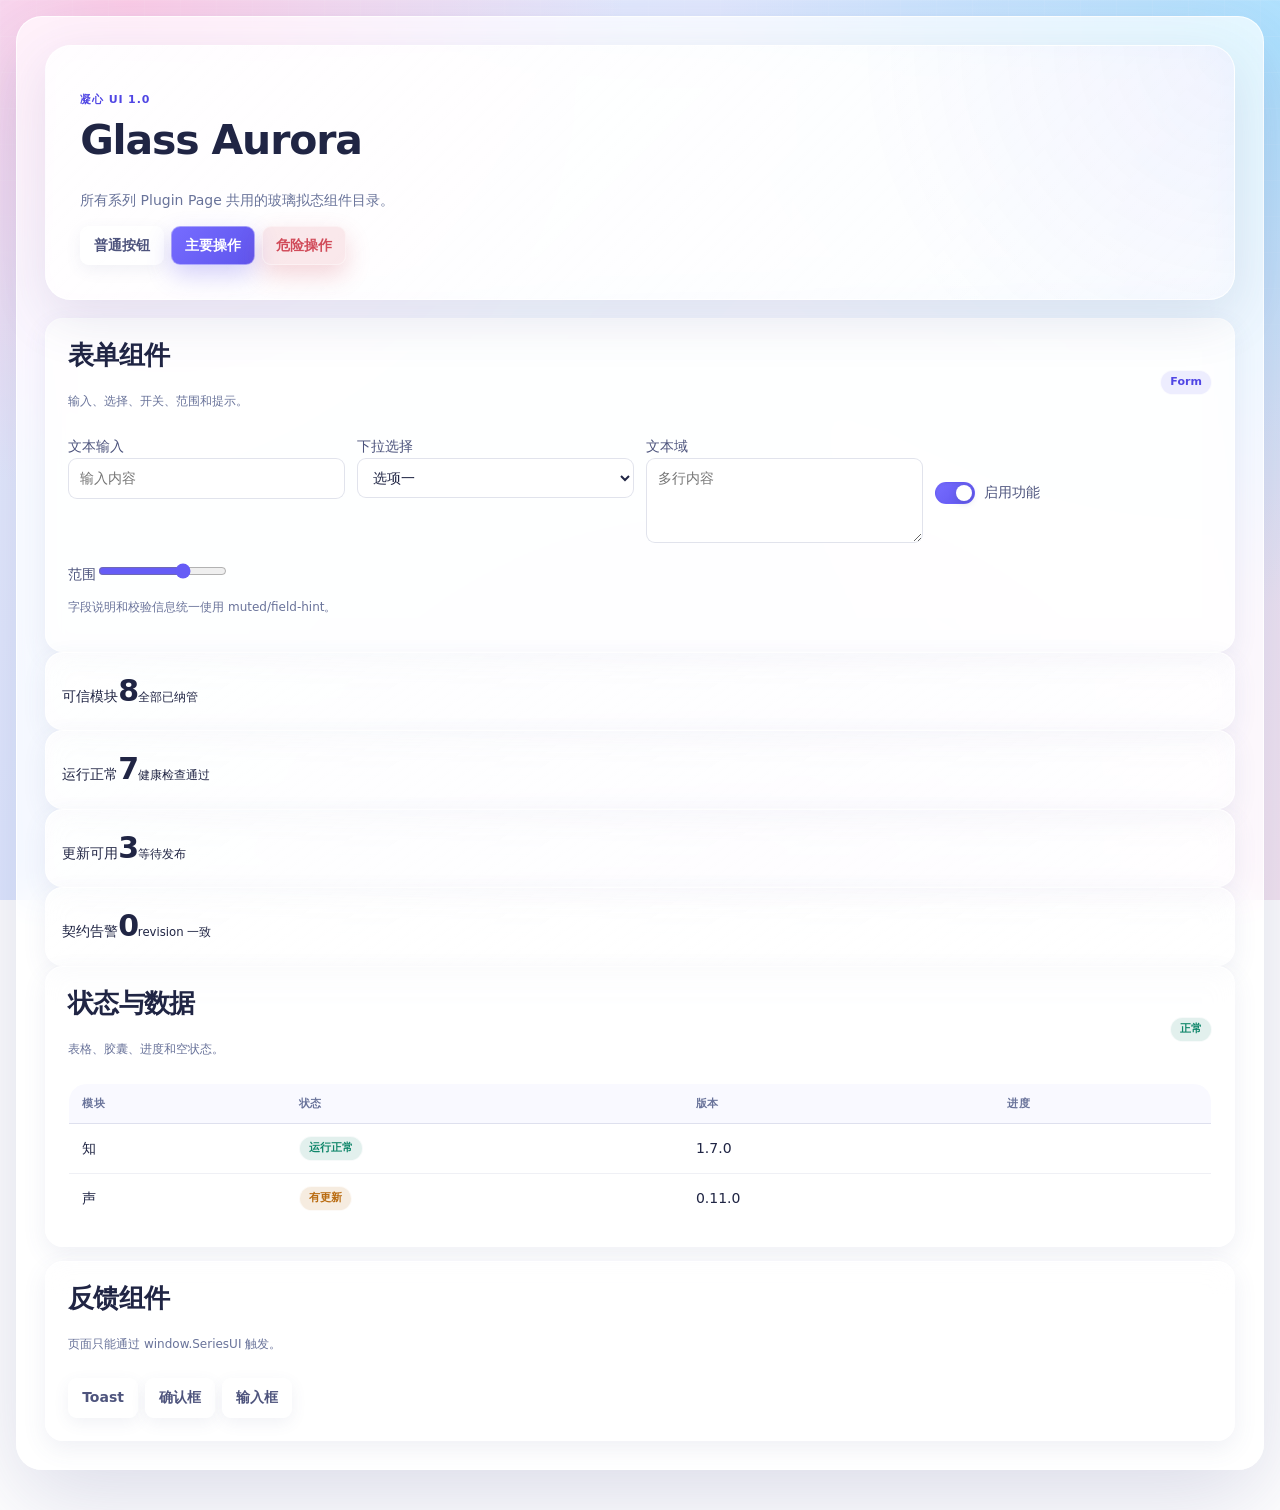
<file: ui/preview.html>
<!doctype html>
<html lang="zh-CN">
<head>
  <meta charset="utf-8" />
  <meta name="viewport" content="width=device-width, initial-scale=1" />
  <title>凝心 UI 1.0 · Glass Aurora</title>
  <link rel="stylesheet" href="./series-ui.css" />
</head>
<body data-series-ui="1">
  <main class="shell">
    <header class="hero">
      <div>
        <p class="eyebrow">凝心 UI 1.0</p>
        <h1>Glass Aurora</h1>
        <p>所有系列 Plugin Page 共用的玻璃拟态组件目录。</p>
      </div>
      <div class="toolbar">
        <button type="button">普通按钮</button>
        <button class="primary" type="button">主要操作</button>
        <button class="danger" type="button">危险操作</button>
      </div>
    </header>

    <section class="card">
      <div class="section-heading">
        <div><h2>表单组件</h2><p class="muted">输入、选择、开关、范围和提示。</p></div>
        <span class="pill">Form</span>
      </div>
      <div class="form-grid">
        <label>文本输入<input type="text" placeholder="输入内容" /></label>
        <label>下拉选择<select><option>选项一</option><option>选项二</option></select></label>
        <label>文本域<textarea rows="3" placeholder="多行内容"></textarea></label>
        <label class="switch"><input type="checkbox" checked /><span>启用功能</span></label>
        <label>范围<input type="range" min="0" max="100" value="68" /></label>
      </div>
      <p class="field-hint">字段说明和校验信息统一使用 muted/field-hint。</p>
    </section>

    <section class="cards">
      <article class="metric"><span>可信模块</span><strong>8</strong><small>全部已纳管</small></article>
      <article class="metric"><span>运行正常</span><strong>7</strong><small>健康检查通过</small></article>
      <article class="metric"><span>更新可用</span><strong>3</strong><small>等待发布</small></article>
      <article class="metric"><span>契约告警</span><strong>0</strong><small>revision 一致</small></article>
    </section>

    <section class="card">
      <div class="section-heading"><div><h2>状态与数据</h2><p class="muted">表格、胶囊、进度和空状态。</p></div><span class="pill ok">正常</span></div>
      <div class="table-wrap">
        <table>
          <thead><tr><th>模块</th><th>状态</th><th>版本</th><th>进度</th></tr></thead>
          <tbody>
            <tr><td>知</td><td><span class="pill ok">运行正常</span></td><td>1.7.0</td><td><div class="progress"><i style="width:100%"></i></div></td></tr>
            <tr><td>声</td><td><span class="pill warn">有更新</span></td><td>0.11.0</td><td><div class="progress"><i style="width:62%"></i></div></td></tr>
          </tbody>
        </table>
      </div>
    </section>

    <section class="card">
      <div class="section-heading"><div><h2>反馈组件</h2><p class="muted">页面只能通过 window.SeriesUI 触发。</p></div></div>
      <div class="toolbar">
        <button type="button" data-preview-toast>Toast</button>
        <button type="button" data-preview-confirm>确认框</button>
        <button type="button" data-preview-prompt>输入框</button>
      </div>
    </section>
  </main>
  <script src="./series-ui.js"></script>
  <script>
    document.querySelector("[data-preview-toast]")?.addEventListener("click", () => SeriesUI.toast("组件库 Toast 已生效"));
    document.querySelector("[data-preview-confirm]")?.addEventListener("click", async () => {
      if (await SeriesUI.confirm({ title: "确认操作", message: "这是统一确认框。" })) SeriesUI.toast("已确认");
    });
    document.querySelector("[data-preview-prompt]")?.addEventListener("click", async () => {
      const value = await SeriesUI.prompt({ title: "输入内容", message: "返回输入值。", input: { label: "文本" } });
      if (value !== null) SeriesUI.toast(`输入：${value}`);
    });
  </script>
</body>
</html>
</file>
<file: ui/series-ui.css>
/* 凝心 UI 1.0.1 — Glass Aurora
 * Canonical source: astrbot_plugin_update_manager/ui/series-ui.css
 * 通用控件按选择器分片用 :where() 降权：页面自身的类规则可以安全覆盖，不再被静默压制。
 */
:root {
  color-scheme: light;
  --si-font: Inter, ui-sans-serif, system-ui, -apple-system, BlinkMacSystemFont, "Segoe UI", "PingFang SC", "Microsoft YaHei", sans-serif;
  --si-mono: ui-monospace, SFMono-Regular, Menlo, Monaco, Consolas, monospace;
  --si-bg: #e8edff;
  --si-bg-2: #f9e9f2;
  --si-surface: rgba(255, 255, 255, .68);
  --si-surface-strong: rgba(255, 255, 255, .86);
  --si-surface-soft: rgba(255, 255, 255, .46);
  --si-ink: #202544;
  --si-muted: #69739a;
  --si-line: rgba(255, 255, 255, .78);
  --si-line-solid: rgba(102, 112, 158, .18);
  --si-primary: #665cf6;
  --si-primary-strong: #5046e4;
  --si-primary-soft: rgba(102, 92, 246, .13);
  --si-success: #11876b;
  --si-success-soft: rgba(17, 135, 107, .12);
  --si-warning: #b96b10;
  --si-warning-soft: rgba(185, 107, 16, .13);
  --si-danger: #d14b5a;
  --si-danger-soft: rgba(209, 75, 90, .12);
  --si-radius-xs: 9px;
  --si-radius-sm: 12px;
  --si-radius: 18px;
  --si-radius-lg: 26px;
  --si-shadow-sm: 0 8px 24px rgba(77, 84, 142, .09);
  --si-shadow: 0 18px 54px rgba(77, 84, 142, .14);
  --si-shadow-lg: 0 28px 90px rgba(71, 76, 138, .20);
  --si-focus: 0 0 0 4px rgba(102, 92, 246, .18);
  --si-transition: 180ms cubic-bezier(.2, .7, .2, 1);
}

:where(html) { min-height: 100%; }
body[data-series-ui] {
  min-height: 100vh;
  margin: 0;
  color: var(--si-ink);
  background:
    radial-gradient(circle at 10% 0%, rgba(255, 204, 231, .95), transparent 31rem),
    radial-gradient(circle at 100% 5%, rgba(173, 226, 255, .98), transparent 35rem),
    radial-gradient(circle at 55% 110%, rgba(207, 197, 255, .68), transparent 36rem),
    linear-gradient(135deg, #eef1ff 0%, #dfe8ff 44%, #f6e6f1 100%);
  background-attachment: fixed;
  font-family: var(--si-font);
  font-size: 14px;
  line-height: 1.55;
  -webkit-font-smoothing: antialiased;
  text-rendering: optimizeLegibility;
}
:where(body[data-series-ui] [hidden]) { display: none !important; }

body[data-series-ui]::before {
  content: "";
  position: fixed;
  inset: 0;
  z-index: -1;
  pointer-events: none;
  background-image:
    linear-gradient(rgba(255,255,255,.18) 1px, transparent 1px),
    linear-gradient(90deg, rgba(255,255,255,.14) 1px, transparent 1px);
  background-size: 36px 36px;
  mask-image: linear-gradient(to bottom, rgba(0,0,0,.46), transparent 72%);
}
body[data-series-ui] *, body[data-series-ui] *::before, body[data-series-ui] *::after { box-sizing: border-box; }
:where(body[data-series-ui] img), :where(body[data-series-ui] svg) { max-width: 100%; }
:where(body[data-series-ui] ::selection) { background: rgba(102,92,246,.2); }

:where(body[data-series-ui] .shell), :where(body[data-series-ui] .studio-shell), :where(body[data-series-ui] .page-shell), :where(body[data-series-ui] main:not(.main):not(.studio-main):not(#app)) {
  width: min(1420px, calc(100% - 32px));
  margin: 16px auto 40px;
  padding: clamp(16px, 2.2vw, 30px);
  border: 1px solid var(--si-line);
  border-radius: var(--si-radius-lg);
  background: var(--si-surface);
  box-shadow: var(--si-shadow-lg);
  backdrop-filter: blur(20px) saturate(1.32);
  -webkit-backdrop-filter: blur(20px) saturate(1.32);
}

/* 页头通用面（.hero / .page-header / .studio-hero / .topbar / .topbar-inner）
 *
 * 两个都必须成立，否则页头里的「更多 ▾」下拉会坏（实拍：知的「更多」只露出第一项）：
 *
 * 1) overflow 必须是 visible —— 面板用绝对定位展开，被祖先裁切就只剩一条；
 *    需要裁溢出装饰的页面（如「声」的 .studio-hero::after 光斑）请在该页 CSS 里显式
 *    声明 overflow: hidden，通用面不再替页面做裁剪决定。
 * 2) 页头必须自带层叠上下文（z-index + isolation）—— 页面外壳 .shell 常带
 *    backdrop-filter，会形成层叠上下文，把后面同级的 <main> 画在页头之上；
 *    此时即使 overflow 是 visible，面板也会被 <main> 盖住（命中测试落到 MAIN）。
 *    给页头 isolation:isolate + z-index:1 后，面板稳定浮在内容之上。
 */
:where(body[data-series-ui] .hero), :where(body[data-series-ui] .page-header), :where(body[data-series-ui] .studio-hero), :where(body[data-series-ui] .topbar), :where(body[data-series-ui] .topbar-inner) {
  position: relative;
  z-index: 1;
  isolation: isolate;
  overflow: visible;
  border: 1px solid var(--si-line);
  border-radius: var(--si-radius-lg);
  background:
    linear-gradient(135deg, rgba(255,255,255,.76), rgba(255,255,255,.42)),
    radial-gradient(circle at 100% 0%, var(--si-primary-soft), transparent 24rem);
  box-shadow: var(--si-shadow);
  backdrop-filter: blur(18px) saturate(1.22);
  -webkit-backdrop-filter: blur(18px) saturate(1.22);
}
:where(body[data-series-ui] .hero), :where(body[data-series-ui] .page-header), :where(body[data-series-ui] .studio-hero) { padding: clamp(20px, 3vw, 34px); margin-bottom: 18px; }
:where(body[data-series-ui] .topbar), :where(body[data-series-ui] .topbar-inner) { padding: 13px 16px; margin-bottom: 16px; }

:where(body[data-series-ui] h1), :where(body[data-series-ui] h2), :where(body[data-series-ui] h3), :where(body[data-series-ui] h4) {
  margin-top: 0;
  color: var(--si-ink);
  font-family: var(--si-font);
  letter-spacing: -.028em;
}
:where(body[data-series-ui] h1) { font-size: clamp(27px, 3.2vw, 42px); line-height: 1.06; }
:where(body[data-series-ui] h2) { font-size: clamp(20px, 2vw, 27px); line-height: 1.16; }
:where(body[data-series-ui] h3) { font-size: 17px; }
:where(body[data-series-ui] p) { color: var(--si-muted); }
:where(body[data-series-ui] a) { color: var(--si-primary-strong); text-underline-offset: 3px; }
:where(body[data-series-ui] code), :where(body[data-series-ui] pre), :where(body[data-series-ui] kbd) { font-family: var(--si-mono); }
:where(body[data-series-ui] code) {
  padding: .16em .42em;
  border: 1px solid rgba(102,112,158,.15);
  border-radius: 7px;
  color: #4a4f78;
  background: rgba(255,255,255,.56);
}
:where(body[data-series-ui] pre) {
  overflow: auto;
  padding: 14px;
  border: 1px solid var(--si-line-solid);
  border-radius: var(--si-radius-sm);
  background: rgba(32,37,68,.92);
  color: #f3f5ff;
}

:where(/* Surfaces */
body[data-series-ui] .card), body[data-series-ui] .si-card, body[data-series-ui] .si-surface, :where(body[data-series-ui] .cards > *), :where(body[data-series-ui] .metric), :where(body[data-series-ui] .stat-card), :where(body[data-series-ui] .metric-item), :where(body[data-series-ui] .panel), :where(body[data-series-ui] .settings-panel), :where(body[data-series-ui] .settings-section), :where(body[data-series-ui] .config-card), :where(body[data-series-ui] .filter-card), :where(body[data-series-ui] .probe-card), :where(body[data-series-ui] .setup-card), :where(body[data-series-ui] .usage-card), :where(body[data-series-ui] .access-card), :where(body[data-series-ui] .api-card), :where(body[data-series-ui] .backend-card), :where(body[data-series-ui] .backend-selector-card), :where(body[data-series-ui] .director-card), :where(body[data-series-ui] .integration-card), :where(body[data-series-ui] .preview-card), :where(body[data-series-ui] .routing-card), :where(body[data-series-ui] .signal-card), :where(body[data-series-ui] .studio-card), :where(body[data-series-ui] .voice-list), :where(body[data-series-ui] .voice-upload-actions), :where(body[data-series-ui] .identity-editor), :where(body[data-series-ui] .identity-list), :where(body[data-series-ui] .logic-card), :where(body[data-series-ui] .table-card), :where(body[data-series-ui] .diagnostic-card), :where(body[data-series-ui] .diagnostics-panel), :where(body[data-series-ui] .integrations-panel), :where(body[data-series-ui] .persona-panel), :where(body[data-series-ui] .service-console), :where(body[data-series-ui] .setting-panel), :where(body[data-series-ui] .chart-card), :where(body[data-series-ui] .workspace) {
  border: 1px solid var(--si-line);
  border-radius: var(--si-radius);
  background: var(--si-surface);
  box-shadow: var(--si-shadow-sm);
  backdrop-filter: blur(14px) saturate(1.15);
  -webkit-backdrop-filter: blur(14px) saturate(1.15);
}
:where(body[data-series-ui] .card), body[data-series-ui] .si-card, body[data-series-ui] .si-surface, :where(body[data-series-ui] .metric), :where(body[data-series-ui] .stat-card), :where(body[data-series-ui] .metric-item), :where(body[data-series-ui] .panel), :where(body[data-series-ui] .settings-panel), :where(body[data-series-ui] .settings-section), :where(body[data-series-ui] .config-card), :where(body[data-series-ui] .filter-card), :where(body[data-series-ui] .probe-card), :where(body[data-series-ui] .setup-card), :where(body[data-series-ui] .usage-card), :where(body[data-series-ui] .access-card), :where(body[data-series-ui] .api-card), :where(body[data-series-ui] .backend-card), :where(body[data-series-ui] .backend-selector-card), :where(body[data-series-ui] .director-card), :where(body[data-series-ui] .integration-card), :where(body[data-series-ui] .preview-card), :where(body[data-series-ui] .routing-card), :where(body[data-series-ui] .signal-card), :where(body[data-series-ui] .studio-card), :where(body[data-series-ui] .logic-card), :where(body[data-series-ui] .table-card), :where(body[data-series-ui] .diagnostic-card), :where(body[data-series-ui] .diagnostics-panel), :where(body[data-series-ui] .integrations-panel), :where(body[data-series-ui] .persona-panel), :where(body[data-series-ui] .setting-panel), :where(body[data-series-ui] .chart-card) { padding: clamp(15px, 1.8vw, 22px); }
:where(body[data-series-ui] .card + .card), :where(body[data-series-ui] .panel + .panel), :where(body[data-series-ui] .workspace + .workspace) { margin-top: 14px; }
:where(body[data-series-ui] .metric), :where(body[data-series-ui] .stat-card), :where(body[data-series-ui] .metric-item) {
  min-width: 0;
  padding: 15px 16px;
  background: linear-gradient(145deg, rgba(255,255,255,.76), rgba(255,255,255,.46));
}
:where(body[data-series-ui] .stat-value), :where(body[data-series-ui] .metric strong), :where(body[data-series-ui] .metric-value) { color: var(--si-ink); font-size: clamp(22px, 2.4vw, 30px); font-weight: 760; letter-spacing: -.04em; }
:where(body[data-series-ui] .stat-label), :where(body[data-series-ui] .metric label), :where(body[data-series-ui] .metric-label), :where(body[data-series-ui] .eyebrow) { color: var(--si-primary-strong); font-size: 11px; font-weight: 750; letter-spacing: .08em; text-transform: uppercase; }
:where(body[data-series-ui] .section-heading), :where(body[data-series-ui] .section-head), :where(body[data-series-ui] .request-heading) { display: flex; align-items: center; justify-content: space-between; gap: 12px; margin-bottom: 13px; }

:where(/* Navigation and tabs */
body[data-series-ui] .tabs), body[data-series-ui] .si-tabs, :where(body[data-series-ui] .settings-tabs), :where(body[data-series-ui] .segmented-control), :where(body[data-series-ui] .toolbar) {
  display: flex;
  align-items: center;
  gap: 7px;
  flex-wrap: wrap;
}
:where(body[data-series-ui] .tabs), body[data-series-ui] .si-tabs, :where(body[data-series-ui] .settings-tabs) { margin-bottom: 16px; padding: 5px; border: 1px solid var(--si-line); border-radius: var(--si-radius-sm); background: rgba(255,255,255,.44); }
:where(body[data-series-ui] .tab-btn), body[data-series-ui] .si-tab, :where(body[data-series-ui] .settings-tab), :where(body[data-series-ui] .segmented-control button) {
  border: 0;
  border-radius: var(--si-radius-xs);
  color: var(--si-muted);
  background: transparent;
  box-shadow: none;
}
:where(body[data-series-ui] .tab-btn:hover), :where(body[data-series-ui] .settings-tab:hover), :where(body[data-series-ui] .segmented-control button:hover) { color: var(--si-ink); background: rgba(255,255,255,.56); }
:where(body[data-series-ui] .tab-btn.active), :where(body[data-series-ui] .settings-tab.active), :where(body[data-series-ui] .segmented-control button.active), :where(body[data-series-ui] [aria-selected="true"]) {
  color: var(--si-primary-strong);
  background: rgba(255,255,255,.82);
  box-shadow: 0 4px 14px rgba(86,96,160,.10);
  font-weight: 720;
}

:where(/* Buttons */
body[data-series-ui] button), :where(body[data-series-ui] .btn), body[data-series-ui] .si-button, :where(body[data-series-ui] .button), :where(body[data-series-ui] input[type="button"]), :where(body[data-series-ui] input[type="submit"]), :where(body[data-series-ui] input[type="reset"]) {
  min-height: 38px;
  padding: 8px 13px;
  border: 1px solid rgba(255,255,255,.78);
  border-radius: var(--si-radius-xs);
  color: #4e547d;
  background: rgba(255,255,255,.58);
  box-shadow: 0 5px 16px rgba(77,84,142,.08);
  font: inherit;
  font-weight: 650;
  cursor: pointer;
  /* 按钮文字永不从词语中间断行；中文 min-content 只有 1 字宽，缺了这条就会被 flex 挤压断字 */
  white-space: nowrap;
  transition: transform var(--si-transition), box-shadow var(--si-transition), border-color var(--si-transition), background var(--si-transition), color var(--si-transition);
}
:where(body[data-series-ui] button:hover), :where(body[data-series-ui] .btn:hover), :where(body[data-series-ui] .button:hover) { transform: translateY(-1px); border-color: rgba(102,92,246,.42); color: var(--si-primary-strong); box-shadow: 0 9px 24px rgba(77,84,142,.13); }
:where(body[data-series-ui] button:active), :where(body[data-series-ui] .btn:active) { transform: translateY(0); }
:where(body[data-series-ui] button:focus-visible), :where(body[data-series-ui] a:focus-visible), :where(body[data-series-ui] input:focus-visible), :where(body[data-series-ui] select:focus-visible), :where(body[data-series-ui] textarea:focus-visible) { outline: 0; box-shadow: var(--si-focus); }
:where(body[data-series-ui] button:disabled), :where(body[data-series-ui] .btn:disabled), :where(body[data-series-ui] input:disabled) { opacity: .52; cursor: not-allowed; transform: none; }
:where(body[data-series-ui] .primary), :where(body[data-series-ui] .btn.primary), :where(body[data-series-ui] button.primary), :where(body[data-series-ui] button[type="submit"]) {
  border-color: rgba(255,255,255,.42);
  color: #fff;
  background: linear-gradient(135deg, #766cff, #5f55ed);
  box-shadow: 0 10px 24px rgba(89,79,231,.26);
}
:where(body[data-series-ui] .primary:hover), :where(body[data-series-ui] .btn.primary:hover), :where(body[data-series-ui] button.primary:hover) { color: #fff; border-color: rgba(255,255,255,.7); background: linear-gradient(135deg, #837aff, #554be2); }
:where(body[data-series-ui] .secondary) { color: var(--si-primary-strong); background: rgba(255,255,255,.7); }
:where(body[data-series-ui] .danger), :where(body[data-series-ui] .btn.danger), :where(body[data-series-ui] button.danger) { color: #fff; border-color: rgba(255,255,255,.4); background: linear-gradient(135deg, #eb6a78, #cf4656); box-shadow: 0 10px 24px rgba(207,70,86,.22); }
:where(body[data-series-ui] .danger-quiet) { color: var(--si-danger); background: var(--si-danger-soft); }
:where(body[data-series-ui] .icon-command), :where(body[data-series-ui] button[aria-label]:not(.tab-btn)) { display: inline-grid; place-items: center; }
:where(body[data-series-ui] .ghost-link), :where(body[data-series-ui] .compact-link) { border: 0; padding: 4px 6px; color: var(--si-primary-strong); background: transparent; box-shadow: none; }

:where(/* Forms */
body[data-series-ui] label) { color: #4d547d; font-weight: 590; }
:where(body[data-series-ui] input:not([type="checkbox"]):not([type="radio"]):not([type="range"])), body[data-series-ui] .si-input, :where(body[data-series-ui] select), body[data-series-ui] .si-select, :where(body[data-series-ui] textarea), body[data-series-ui] .si-textarea {
  width: 100%;
  min-height: 40px;
  padding: 9px 11px;
  border: 1px solid rgba(105,115,158,.20);
  border-radius: var(--si-radius-xs);
  color: var(--si-ink);
  background: rgba(255,255,255,.66);
  box-shadow: inset 0 1px 0 rgba(255,255,255,.72);
  font: inherit;
  transition: border-color var(--si-transition), box-shadow var(--si-transition), background var(--si-transition);
}
:where(body[data-series-ui] input::placeholder), :where(body[data-series-ui] textarea::placeholder) { color: #9ba3bd; }
:where(body[data-series-ui] input:not([type="checkbox"]):not([type="radio"]):not([type="range"]):hover), :where(body[data-series-ui] select:hover), :where(body[data-series-ui] textarea:hover) { border-color: rgba(102,92,246,.32); background: rgba(255,255,255,.78); }
:where(body[data-series-ui] input[type="range"]) { accent-color: var(--si-primary); }
:where(body[data-series-ui] input[type="checkbox"]), :where(body[data-series-ui] input[type="radio"]) { accent-color: var(--si-primary); }
/* 统一开关控件：label.switch / label.si-switch 或给 checkbox 加 .si-toggle 即成为滑块开关。
   单选（radio）与列表勾选保持原生样式，不受此规则影响。 */
:where(body[data-series-ui] .switch), :where(body[data-series-ui] .si-switch) { display: inline-flex; align-items: center; gap: 9px; cursor: pointer; }
:where(body[data-series-ui] .switch > span), :where(body[data-series-ui] .si-switch > span) { line-height: 1.5; }
:where(body[data-series-ui] input[type="checkbox"].si-toggle),
:where(body[data-series-ui] .switch input[type="checkbox"]),
:where(body[data-series-ui] .si-switch input[type="checkbox"]) {
  position: relative;
  appearance: none;
  -webkit-appearance: none;
  flex: none;
  width: 40px;
  min-width: 40px;
  height: 22px;
  min-height: 22px;
  margin: 0;
  padding: 0;
  border: 1px solid rgba(105,115,158,.24);
  border-radius: 999px;
  background: rgba(105,115,158,.20);
  box-shadow: inset 0 1px 2px rgba(77,84,142,.10);
  cursor: pointer;
  transition: background var(--si-transition), border-color var(--si-transition), box-shadow var(--si-transition);
}
:where(body[data-series-ui] input[type="checkbox"].si-toggle)::after,
:where(body[data-series-ui] .switch input[type="checkbox"])::after,
:where(body[data-series-ui] .si-switch input[type="checkbox"])::after {
  content: "";
  position: absolute;
  top: 2px;
  left: 2px;
  width: 16px;
  height: 16px;
  border-radius: 50%;
  background: #fff;
  box-shadow: 0 2px 7px rgba(77,84,142,.26);
  transition: transform var(--si-transition);
}
:where(body[data-series-ui] input[type="checkbox"].si-toggle:checked),
:where(body[data-series-ui] .switch input[type="checkbox"]:checked),
:where(body[data-series-ui] .si-switch input[type="checkbox"]:checked) {
  border-color: rgba(102,92,246,.42);
  background: linear-gradient(135deg, #766cff, #5f55ed);
}
:where(body[data-series-ui] input[type="checkbox"].si-toggle:checked)::after,
:where(body[data-series-ui] .switch input[type="checkbox"]:checked)::after,
:where(body[data-series-ui] .si-switch input[type="checkbox"]:checked)::after { transform: translateX(18px); }
:where(body[data-series-ui] input[type="checkbox"].si-toggle:focus-visible),
:where(body[data-series-ui] .switch input[type="checkbox"]:focus-visible),
:where(body[data-series-ui] .si-switch input[type="checkbox"]:focus-visible) { outline: 0; box-shadow: var(--si-focus); }
:where(body[data-series-ui] input[type="checkbox"].si-toggle:disabled),
:where(body[data-series-ui] .switch input[type="checkbox"]:disabled),
:where(body[data-series-ui] .si-switch input[type="checkbox"]:disabled) { opacity: .5; cursor: not-allowed; }
:where(body[data-series-ui] .field-row), :where(body[data-series-ui] .form-grid), :where(body[data-series-ui] .settings-grid), :where(body[data-series-ui] .config-form), :where(body[data-series-ui] .field-grid), :where(body[data-series-ui] .service-metrics) { display: grid; gap: 12px; }
:where(body[data-series-ui] .field-row), :where(body[data-series-ui] .form-grid), :where(body[data-series-ui] .settings-grid) { grid-template-columns: repeat(auto-fit, minmax(240px, 1fr)); }
:where(body[data-series-ui] .field-hint), :where(body[data-series-ui] .field-note), :where(body[data-series-ui] .hint), :where(body[data-series-ui] .muted), :where(body[data-series-ui] .note) { color: var(--si-muted); font-size: 12px; }

:where(/* Tables and lists */
body[data-series-ui] .table-wrap) { overflow: auto; border: 1px solid var(--si-line); border-radius: var(--si-radius); background: rgba(255,255,255,.46); }
:where(body[data-series-ui] table), body[data-series-ui] .si-table { width: 100%; border-collapse: separate; border-spacing: 0; color: var(--si-ink); background: transparent; }
:where(body[data-series-ui] thead th) {
  position: sticky;
  top: 0;
  z-index: 1;
  padding: 11px 13px;
  border-bottom: 1px solid var(--si-line-solid);
  color: var(--si-muted);
  background: rgba(248,249,255,.86);
  font-size: 11px;
  font-weight: 760;
  letter-spacing: .05em;
  text-align: left;
  text-transform: uppercase;
  backdrop-filter: blur(10px);
}
:where(body[data-series-ui] tbody td) { padding: 12px 13px; border-bottom: 1px solid rgba(102,112,158,.10); vertical-align: middle; }
:where(body[data-series-ui] tbody tr:last-child td) { border-bottom: 0; }
:where(body[data-series-ui] tbody tr) { transition: background var(--si-transition); }
:where(body[data-series-ui] tbody tr:hover) { background: rgba(255,255,255,.58); }
:where(body[data-series-ui] .usage-summary), :where(body[data-series-ui] .status-board), :where(body[data-series-ui] .readiness-list), :where(body[data-series-ui] .voice-list), :where(body[data-series-ui] .request-list) { display: grid; gap: 8px; }
:where(body[data-series-ui] .request-list > *), :where(body[data-series-ui] .readiness-list > *), :where(body[data-series-ui] .integration-list > *) { padding: 11px 12px; border: 1px solid rgba(255,255,255,.7); border-radius: var(--si-radius-xs); background: rgba(255,255,255,.48); }

:where(/* Status */
body[data-series-ui] .pill), body[data-series-ui] .si-badge, :where(body[data-series-ui] .status), :where(body[data-series-ui] .hero-badge), :where(body[data-series-ui] .soft-pill), :where(body[data-series-ui] .status-badge), :where(body[data-series-ui] .tag) {
  display: inline-flex;
  align-items: center;
  width: fit-content;
  padding: 4px 9px;
  border: 1px solid rgba(255,255,255,.72);
  border-radius: 999px;
  color: var(--si-primary-strong);
  background: rgba(102,92,246,.11);
  font-size: 11px;
  font-weight: 720;
  line-height: 1.35;
  white-space: nowrap;
}
:where(body[data-series-ui] .ok), :where(body[data-series-ui] .success), :where(body[data-series-ui] .status.ok), :where(body[data-series-ui] .native) { color: var(--si-success); background: var(--si-success-soft); }
:where(body[data-series-ui] .warn), :where(body[data-series-ui] .warning), :where(body[data-series-ui] .managed) { color: var(--si-warning); background: var(--si-warning-soft); }
:where(body[data-series-ui] .danger), :where(body[data-series-ui] .error) { color: var(--si-danger); background: var(--si-danger-soft); }
:where(body[data-series-ui] .neutral) { color: var(--si-muted); background: rgba(105,115,158,.10); }
:where(body[data-series-ui] .pulse-dot), :where(body[data-series-ui] .state-dot), :where(body[data-series-ui] .capability-dot), :where(body[data-series-ui] .hero-badge-dot) { box-shadow: 0 0 0 4px rgba(17,135,107,.10); }

:where(/* Modals), :where(popovers), :where(dialogs), :where(toast */
body[data-series-ui] .modal:not(.hidden)) {
  position: fixed;
  inset: 0;
  z-index: 1000;
  display: grid;
  place-items: center;
  padding: 20px;
  background: rgba(35,39,72,.28);
  backdrop-filter: blur(12px);
  -webkit-backdrop-filter: blur(12px);
}
:where(body[data-series-ui] .modal-backdrop) {
  position: absolute;
  inset: 0;
  z-index: 0;
  padding: 0;
  background: transparent;
  backdrop-filter: none;
  -webkit-backdrop-filter: none;
}
:where(body[data-series-ui] .modal-card) {
  position: relative;
  z-index: 1;
  display: flex;
  flex-direction: column;
  width: min(760px, 100%);
  max-height: min(86vh, 900px);
  overflow: hidden;
  border: 1px solid rgba(255,255,255,.88);
  border-radius: var(--si-radius-lg);
  background: rgba(255,255,255,.86);
  box-shadow: var(--si-shadow-lg);
  backdrop-filter: blur(24px) saturate(1.3);
  -webkit-backdrop-filter: blur(24px) saturate(1.3);
}
:where(body[data-series-ui] .modal-header), :where(body[data-series-ui] .modal-footer) {
  flex: 0 0 auto;
  padding: 15px 18px;
  border-color: var(--si-line-solid);
  background: rgba(255,255,255,.42);
}
:where(body[data-series-ui] .modal-header) {
  display: flex;
  align-items: center;
  justify-content: space-between;
  gap: 12px;
}
:where(body[data-series-ui] .modal-footer) {
  display: flex;
  align-items: center;
  justify-content: flex-end;
  gap: 9px;
  border-top: 1px solid var(--si-line-solid);
}
:where(body[data-series-ui] .modal-body) {
  flex: 1 1 auto;
  min-height: 0;
  width: auto;
  max-height: none;
  overflow: auto;
  padding: 18px;
  border: 0;
  border-radius: 0;
  background: transparent;
  box-shadow: none;
  backdrop-filter: none;
  -webkit-backdrop-filter: none;
}

:where(body[data-series-ui] .dialog-message) {
  white-space: pre-line;
}
/* 页头内的下拉/菜单面板：浮在页面内容之上，不被相邻卡片或 <main> 盖住 */
:where(body[data-series-ui] .hero .more-panel), :where(body[data-series-ui] .page-header .more-panel), :where(body[data-series-ui] .studio-hero .more-panel), :where(body[data-series-ui] .topbar .more-panel), :where(body[data-series-ui] .topbar-inner .more-panel), :where(body[data-series-ui] .hero .kebab-menu), :where(body[data-series-ui] .page-header .kebab-menu), :where(body[data-series-ui] .topbar-inner .kebab-menu), :where(body[data-series-ui] .hero .more-menu), :where(body[data-series-ui] .page-header .more-menu), :where(body[data-series-ui] .topbar-inner .more-menu) { z-index: 60; }
:where(body[data-series-ui] .popover-actions), :where(body[data-series-ui] .group-popover) { border: 1px solid var(--si-line); border-radius: var(--si-radius-sm); background: rgba(255,255,255,.9); box-shadow: var(--si-shadow); backdrop-filter: blur(18px); }
:where(body[data-series-ui] .toast), :where(body[data-series-ui] .toast-stack > *) {
  display: flex;
  align-items: center;
  gap: 10px;
  padding: 11px 14px;
  border: 1px solid rgba(255,255,255,.84);
  border-radius: var(--si-radius-sm);
  color: var(--si-ink);
  background: rgba(255,255,255,.88);
  box-shadow: var(--si-shadow);
  backdrop-filter: blur(18px);
}
:where(body[data-series-ui] .toast-text) { flex: 1 1 auto; min-width: 0; line-height: 1.5; }
:where(body[data-series-ui] .toast-action) {
  flex: none;
  padding: 3px 6px;
  border: 0;
  border-radius: 7px;
  color: var(--si-primary-strong);
  background: rgba(102,92,246,.10);
  font-size: 12px;
  font-weight: 760;
  line-height: 1.2;
}
:where(body[data-series-ui] .toast-action:hover) { background: rgba(102,92,246,.18); transform: none; border-color: transparent; color: var(--si-primary-strong); box-shadow: none; }
:where(body[data-series-ui] .toast.error) :where(body[data-series-ui] .toast-action) { color: var(--si-danger); background: var(--si-danger-soft); }
:where(body[data-series-ui] .toast.error), :where(body[data-series-ui] .toast-stack .error) { color: var(--si-danger); border-color: rgba(209,75,90,.28); }

:where(/* Empty/loading/progress */
body[data-series-ui] .empty-state), body[data-series-ui] .si-empty, :where(body[data-series-ui] .empty-row td), :where(body[data-series-ui] .empty-cell), :where(body[data-series-ui] .config-loading), :where(body[data-series-ui] .integrations-empty), :where(body[data-series-ui] .persona-empty) {
  padding: 28px 18px;
  color: var(--si-muted);
  text-align: center;
}
:where(body[data-series-ui] .skeleton), :where(body[data-series-ui] .is-loading) {
  position: relative;
  overflow: hidden;
  background: rgba(255,255,255,.48);
}
:where(body[data-series-ui] .skeleton::after), :where(body[data-series-ui] .is-loading::after) {
  content: "";
  position: absolute;
  inset: 0;
  transform: translateX(-100%);
  background: linear-gradient(90deg, transparent, rgba(255,255,255,.68), transparent);
  animation: si-shimmer 1.5s infinite;
}
:where(body[data-series-ui] .progress), :where(body[data-series-ui] .bar), :where(body[data-series-ui] .priority-learn-progress-bar), :where(body[data-series-ui] .conversion-progress) { overflow: hidden; border-radius: 999px; background: rgba(105,115,158,.14); }
:where(body[data-series-ui] .progress > *), :where(body[data-series-ui] .bar > i), :where(body[data-series-ui] .priority-learn-progress-fill) { display: block; height: 100%; border-radius: inherit; background: linear-gradient(90deg, #7b72ff, #54c6e8); transition: width 280ms ease; }
:where(body[data-series-ui] .error-banner), :where(body[data-series-ui] .page-alert), :where(body[data-series-ui] .startup-error), :where(body[data-series-ui] .unresolved-warning), :where(body[data-series-ui] .legacy-notice), :where(body[data-series-ui] .notice) { border: 1px solid rgba(209,75,90,.18); border-radius: var(--si-radius-sm); background: rgba(209,75,90,.08); }
:where(body[data-series-ui] .notice), :where(body[data-series-ui] .legacy-notice) { border-color: rgba(102,92,246,.18); background: rgba(102,92,246,.08); }

@keyframes si-shimmer { :where(100%) { transform: translateX(100%); } }
@media (max-width: 820px) {
  :where(body[data-series-ui] .shell), :where(body[data-series-ui] .studio-shell), :where(body[data-series-ui] .page-shell), :where(body[data-series-ui] main:not(.main):not(.studio-main):not(#app)) { width: calc(100% - 18px); margin: 9px auto 26px; padding: 14px; border-radius: 20px; }
  :where(body[data-series-ui] .hero), :where(body[data-series-ui] .page-header), :where(body[data-series-ui] .studio-hero) { padding: 20px; border-radius: 20px; }
  :where(body[data-series-ui] .field-row), :where(body[data-series-ui] .form-grid), :where(body[data-series-ui] .settings-grid) { grid-template-columns: 1fr; }
  :where(body[data-series-ui] table) { min-width: 680px; }
}
@media (prefers-reduced-motion: reduce) {
  body[data-series-ui] *, body[data-series-ui] *::before, body[data-series-ui] *::after { scroll-behavior: auto !important; animation-duration: .01ms !important; animation-iteration-count: 1 !important; transition-duration: .01ms !important; }
}
@supports not (backdrop-filter: blur(1px)) {
  :where(body[data-series-ui] .shell), :where(body[data-series-ui] .studio-shell), :where(body[data-series-ui] .page-shell), :where(body[data-series-ui] .card), :where(body[data-series-ui] .panel) { background: rgba(255,255,255,.92); }
}

/* Task-first layout primitives */
body[data-series-ui] .si-summary-strip {
  display: grid;
  grid-template-columns: repeat(auto-fit, minmax(150px, 1fr));
  gap: 8px;
  margin: 0 0 14px;
}
body[data-series-ui] .si-summary-strip > * {
  display: flex;
  align-items: center;
  gap: 8px;
  padding: 10px 12px;
  border: 1px solid var(--si-line);
  border-radius: var(--si-radius-sm);
  background: var(--si-surface-soft);
}
body[data-series-ui] .si-metric-row {
  display: grid;
  grid-template-columns: repeat(auto-fit, minmax(118px, 1fr));
  gap: 8px;
}
body[data-series-ui] .si-tabbar, body[data-series-ui] .si-subnav {
  display: flex;
  gap: 6px;
  overflow-x: auto;
  padding: 5px;
  border: 1px solid var(--si-line);
  border-radius: var(--si-radius-sm);
  background: var(--si-surface-soft);
}
body[data-series-ui] .si-tabbar button, body[data-series-ui] .si-subnav button {
  flex: 0 0 auto;
  min-height: 38px;
  border: 0;
  border-radius: var(--si-radius-xs);
  padding: 8px 13px;
  color: var(--si-muted);
  background: transparent;
  font-weight: 650;
}
body[data-series-ui] .si-tabbar button.active, body[data-series-ui] .si-subnav button.active {
  color: var(--si-primary-strong);
  background: rgba(255,255,255,.82);
  box-shadow: var(--si-shadow-sm);
}
body[data-series-ui] .si-disclosure {
  border: 1px solid var(--si-line);
  border-radius: var(--si-radius-sm);
  background: var(--si-surface-soft);
}
body[data-series-ui] .si-disclosure > summary {
  cursor: pointer;
  padding: 13px 14px;
  color: var(--si-ink);
  font-weight: 720;
  list-style: none;
}
body[data-series-ui] .si-disclosure > summary::-webkit-details-marker { display: none; }
body[data-series-ui] .si-disclosure[open] > summary { border-bottom: 1px solid var(--si-line); }
body[data-series-ui] .si-actionbar {
  position: sticky;
  bottom: 0;
  z-index: 20;
  display: flex;
  justify-content: flex-end;
  gap: 8px;
  padding: 10px 12px calc(10px + env(safe-area-inset-bottom));
  border-top: 1px solid var(--si-line);
  background: var(--si-surface-strong);
  backdrop-filter: blur(18px);
  -webkit-backdrop-filter: blur(18px);
}
body[data-series-ui] .si-master-detail {
  display: grid;
  grid-template-columns: minmax(240px, 32%) minmax(0, 1fr);
  gap: 14px;
}
body[data-series-ui] .si-master-detail > .si-detail { min-width: 0; }
body[data-series-ui] .si-filter-bar {
  display: flex;
  flex-wrap: wrap;
  align-items: center;
  gap: 8px;
  margin-bottom: 12px;
}
body[data-series-ui] .si-data-list { display: grid; gap: 8px; }
body[data-series-ui] .si-problem-list { display: grid; gap: 8px; }
body[data-series-ui] .si-problem-list > * {
  border-left: 4px solid var(--si-warning);
  border-radius: var(--si-radius-xs);
  padding: 11px 12px;
  background: var(--si-surface-soft);
}
body[data-series-ui] .si-source-status {
  display: flex;
  flex-wrap: wrap;
  gap: 6px;
}
body[data-series-ui] .si-empty {
  padding: 28px 18px;
  color: var(--si-muted);
  text-align: center;
}
body[data-series-ui] .si-skeleton {
  min-height: 16px;
  border-radius: 999px;
  background: linear-gradient(90deg, rgba(105,115,158,.12), rgba(255,255,255,.72), rgba(105,115,158,.12));
  background-size: 200% 100%;
  animation: si-shimmer 1.4s ease-in-out infinite;
}
body[data-series-ui] .si-mobile-more-sheet {
  position: fixed;
  left: 10px;
  right: 10px;
  bottom: calc(64px + env(safe-area-inset-bottom));
  z-index: 40;
  display: grid;
  gap: 6px;
  padding: 10px;
  border: 1px solid var(--si-line);
  border-radius: var(--si-radius);
  background: var(--si-surface-strong);
  box-shadow: var(--si-shadow-lg);
  backdrop-filter: blur(18px);
  -webkit-backdrop-filter: blur(18px);
}
body[data-series-ui] .si-mobile-more-sheet[hidden] { display: none !important; }
@media (max-width: 760px) {
  body[data-series-ui] .si-summary-strip { grid-template-columns: repeat(2, minmax(0, 1fr)); }
  body[data-series-ui] .si-master-detail { grid-template-columns: 1fr; }
  body[data-series-ui] .si-actionbar { justify-content: stretch; }
  body[data-series-ui] .si-actionbar > * { flex: 1 1 auto; }
}
</file>
